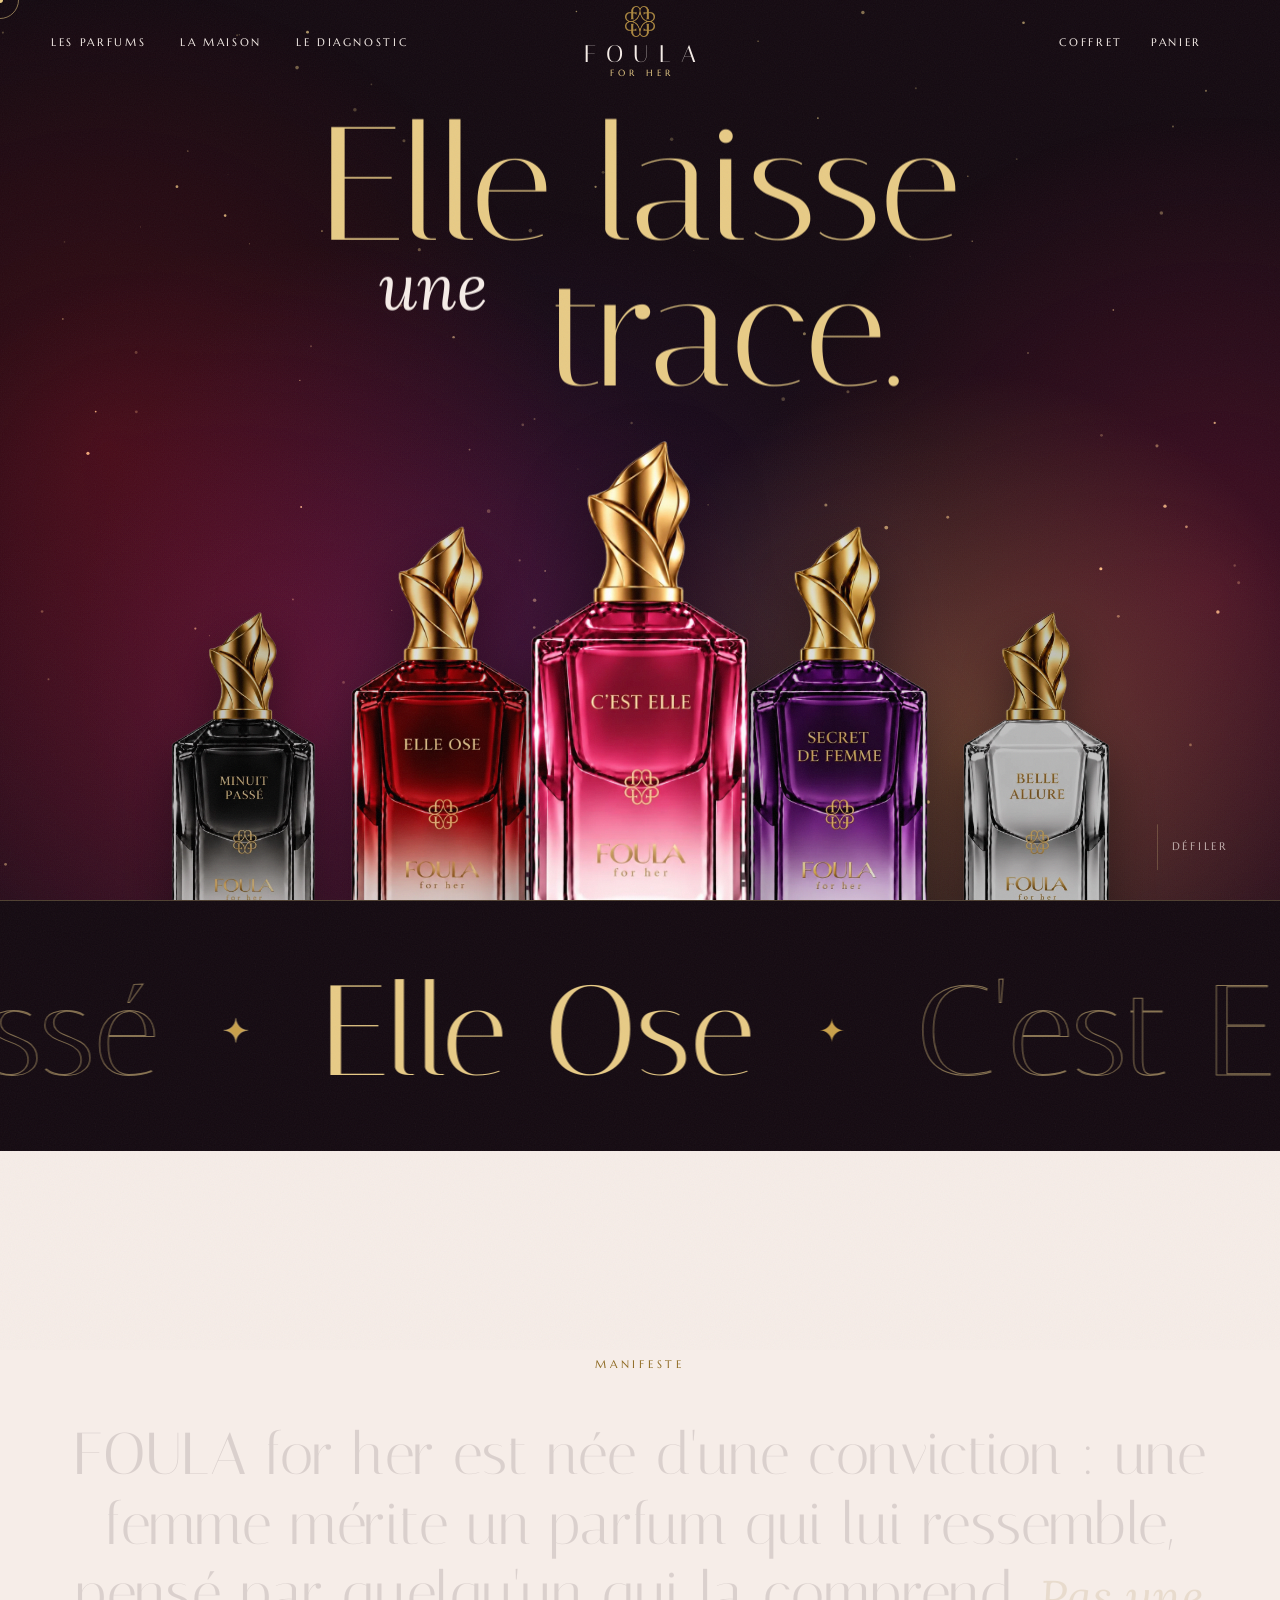
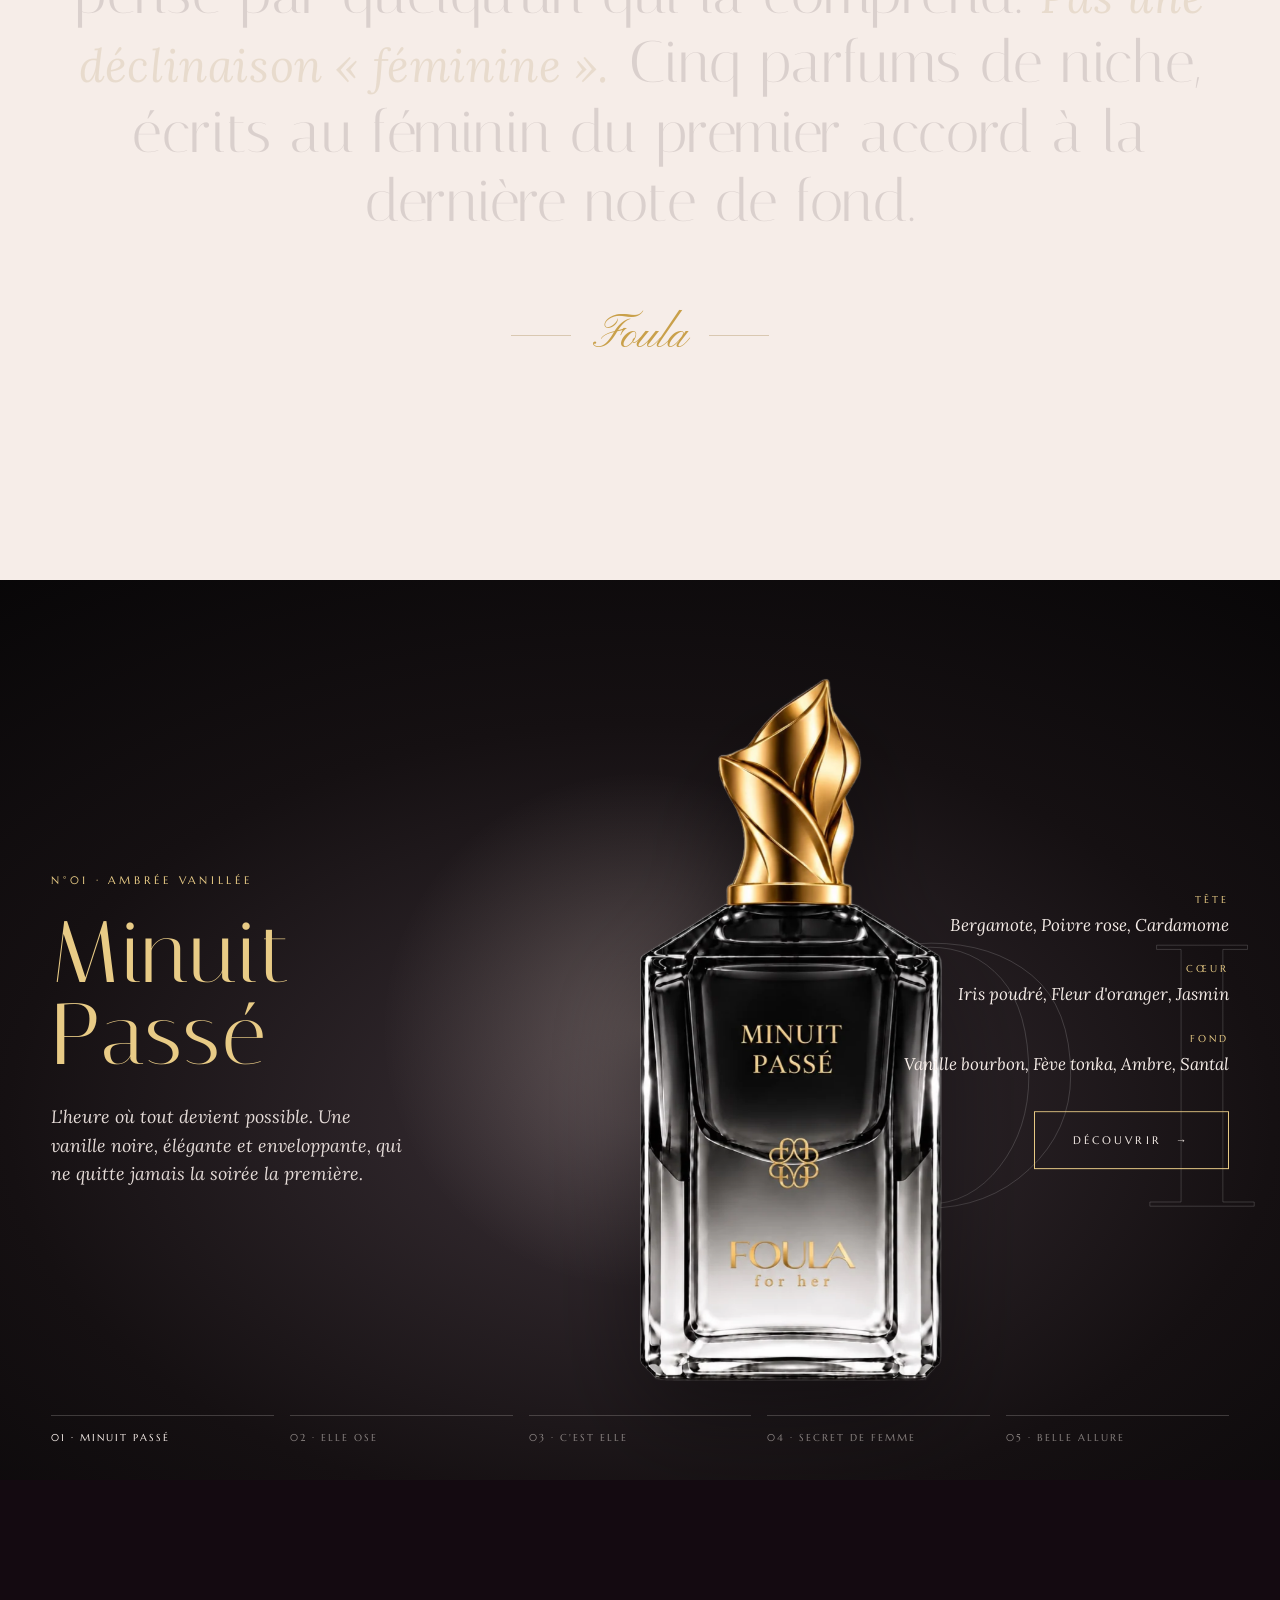
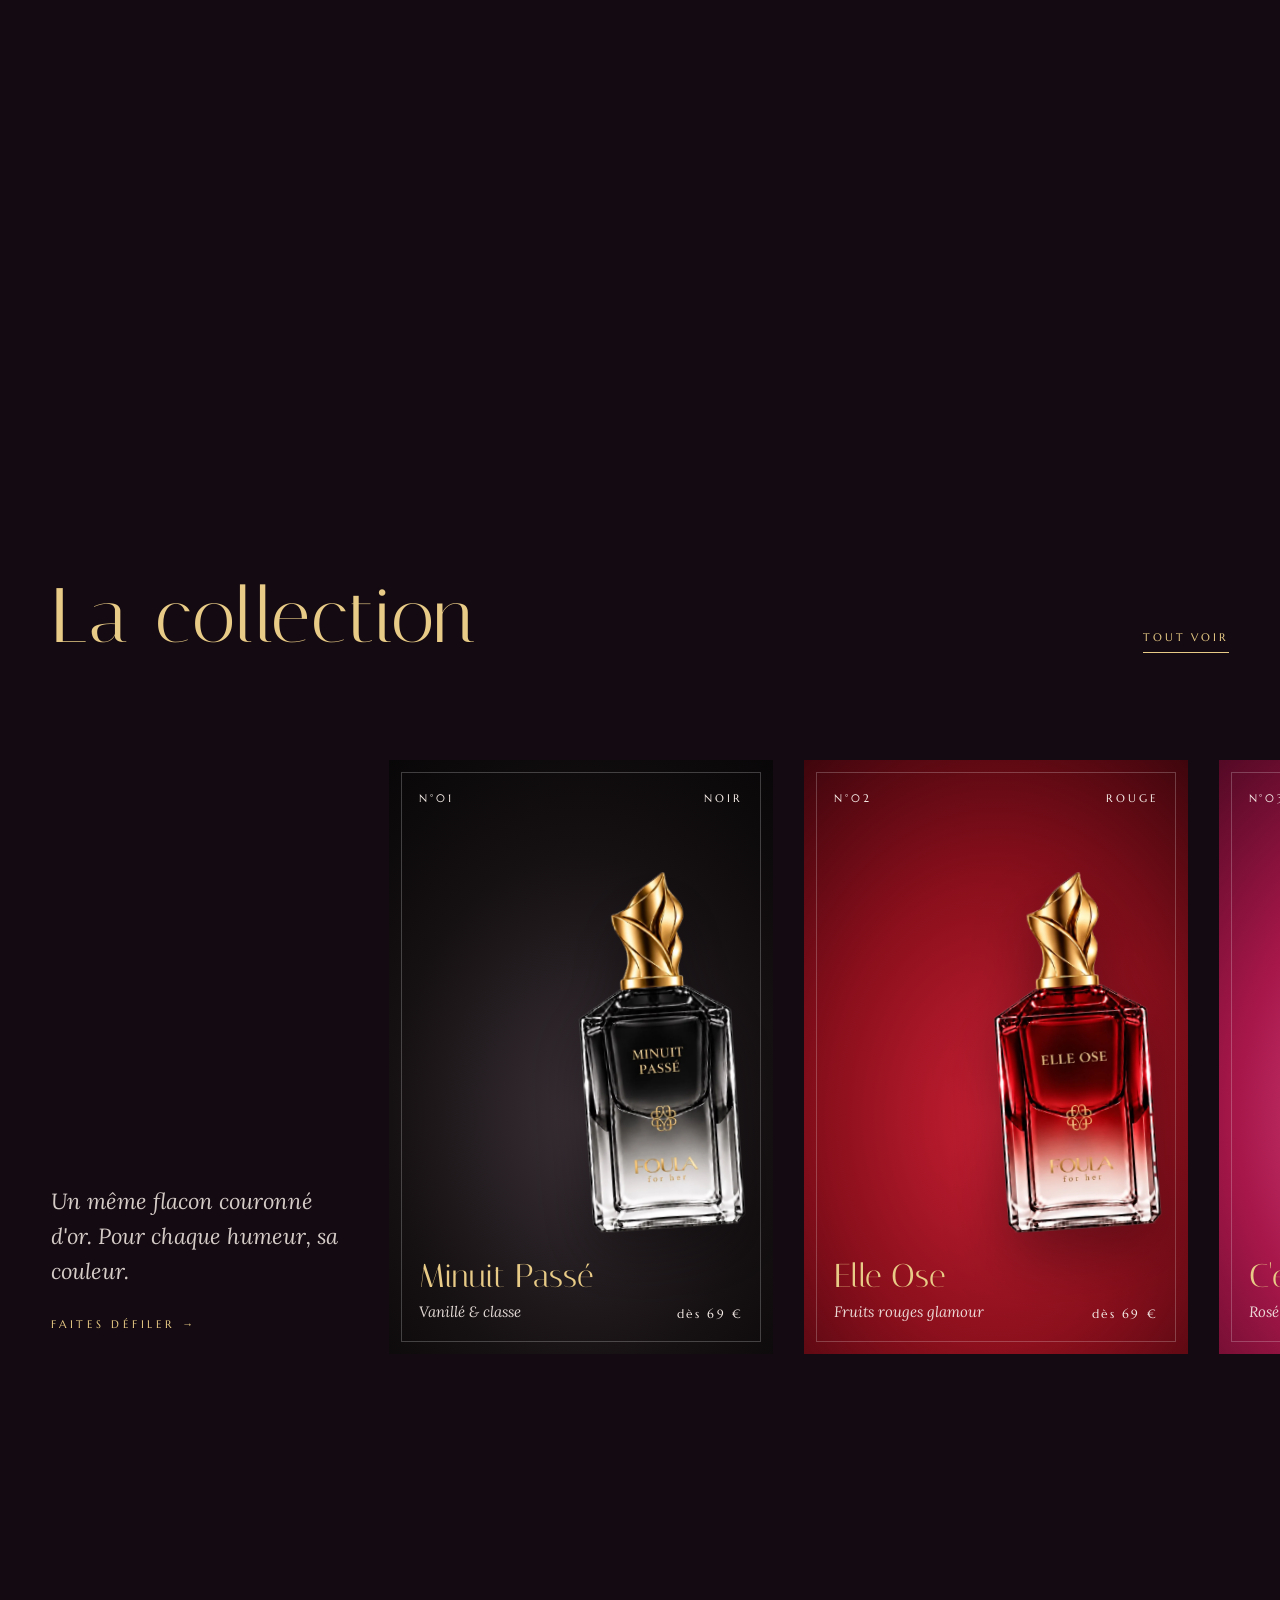
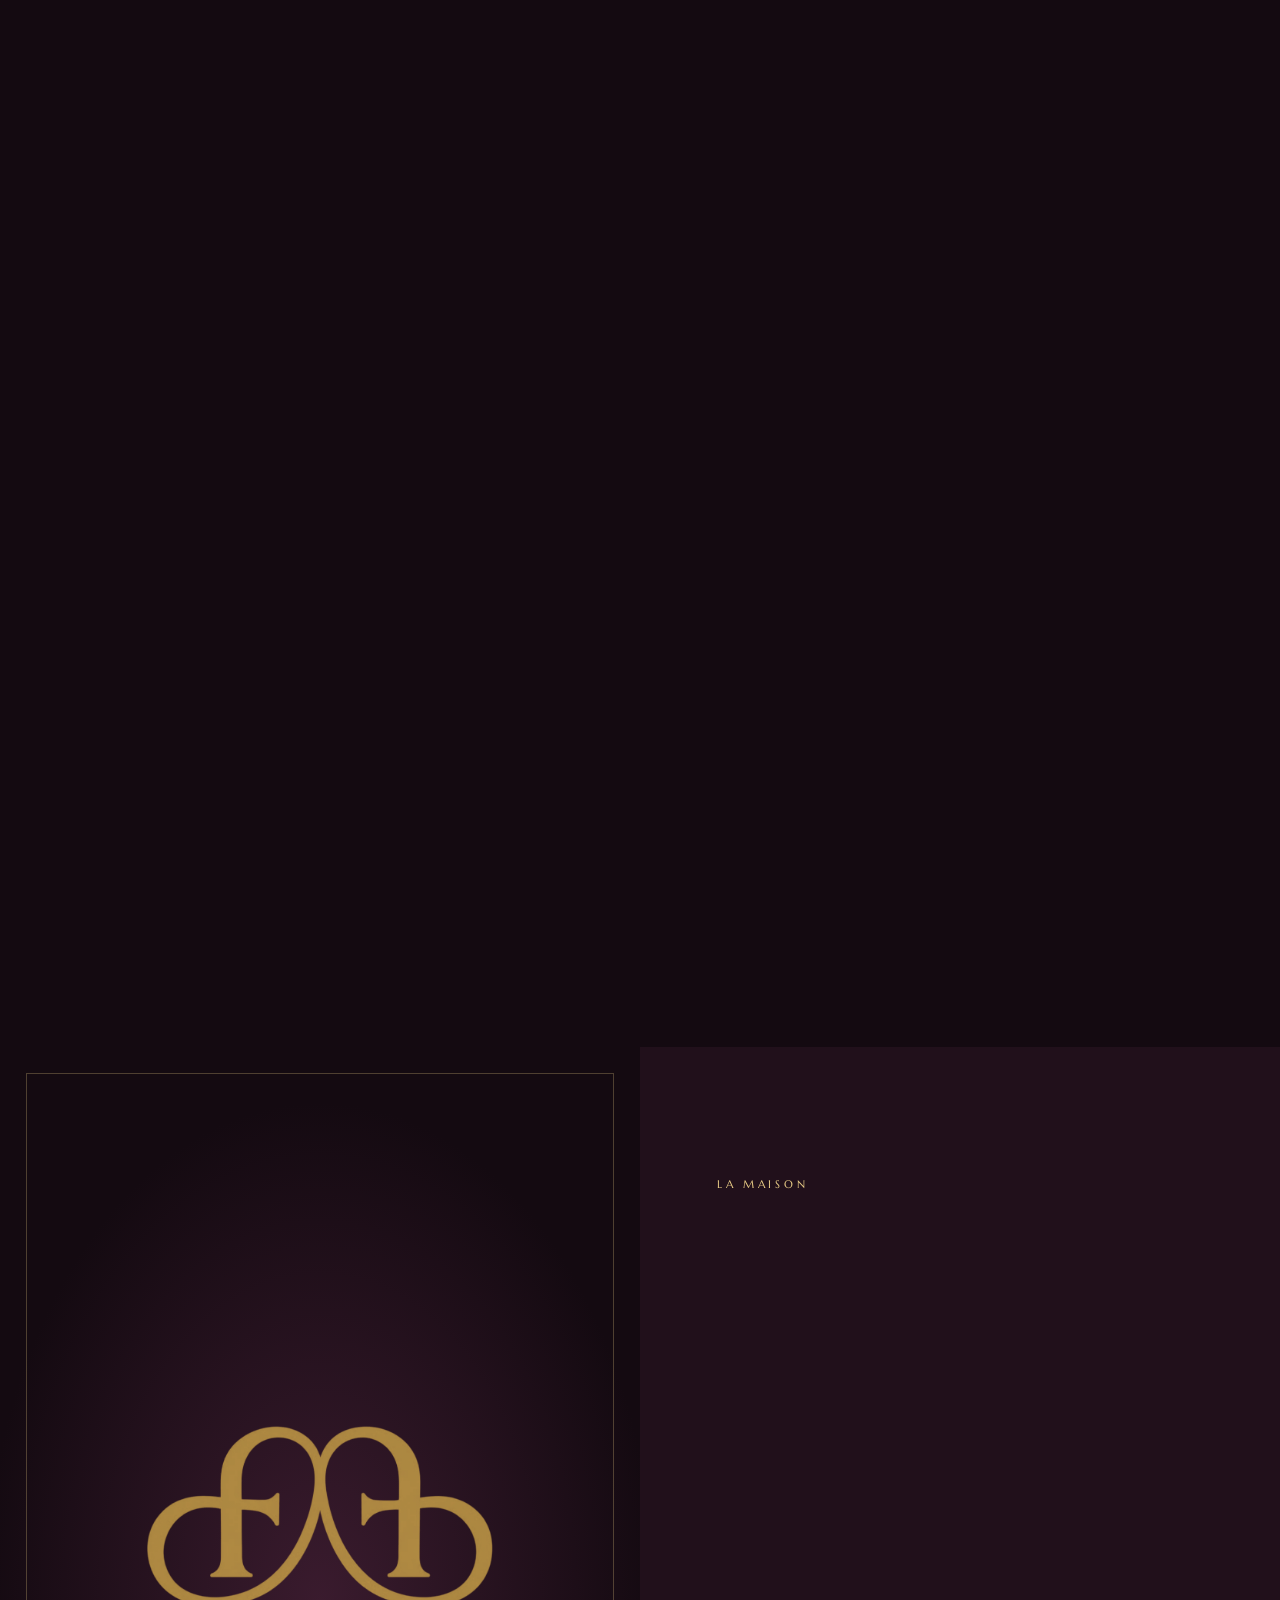
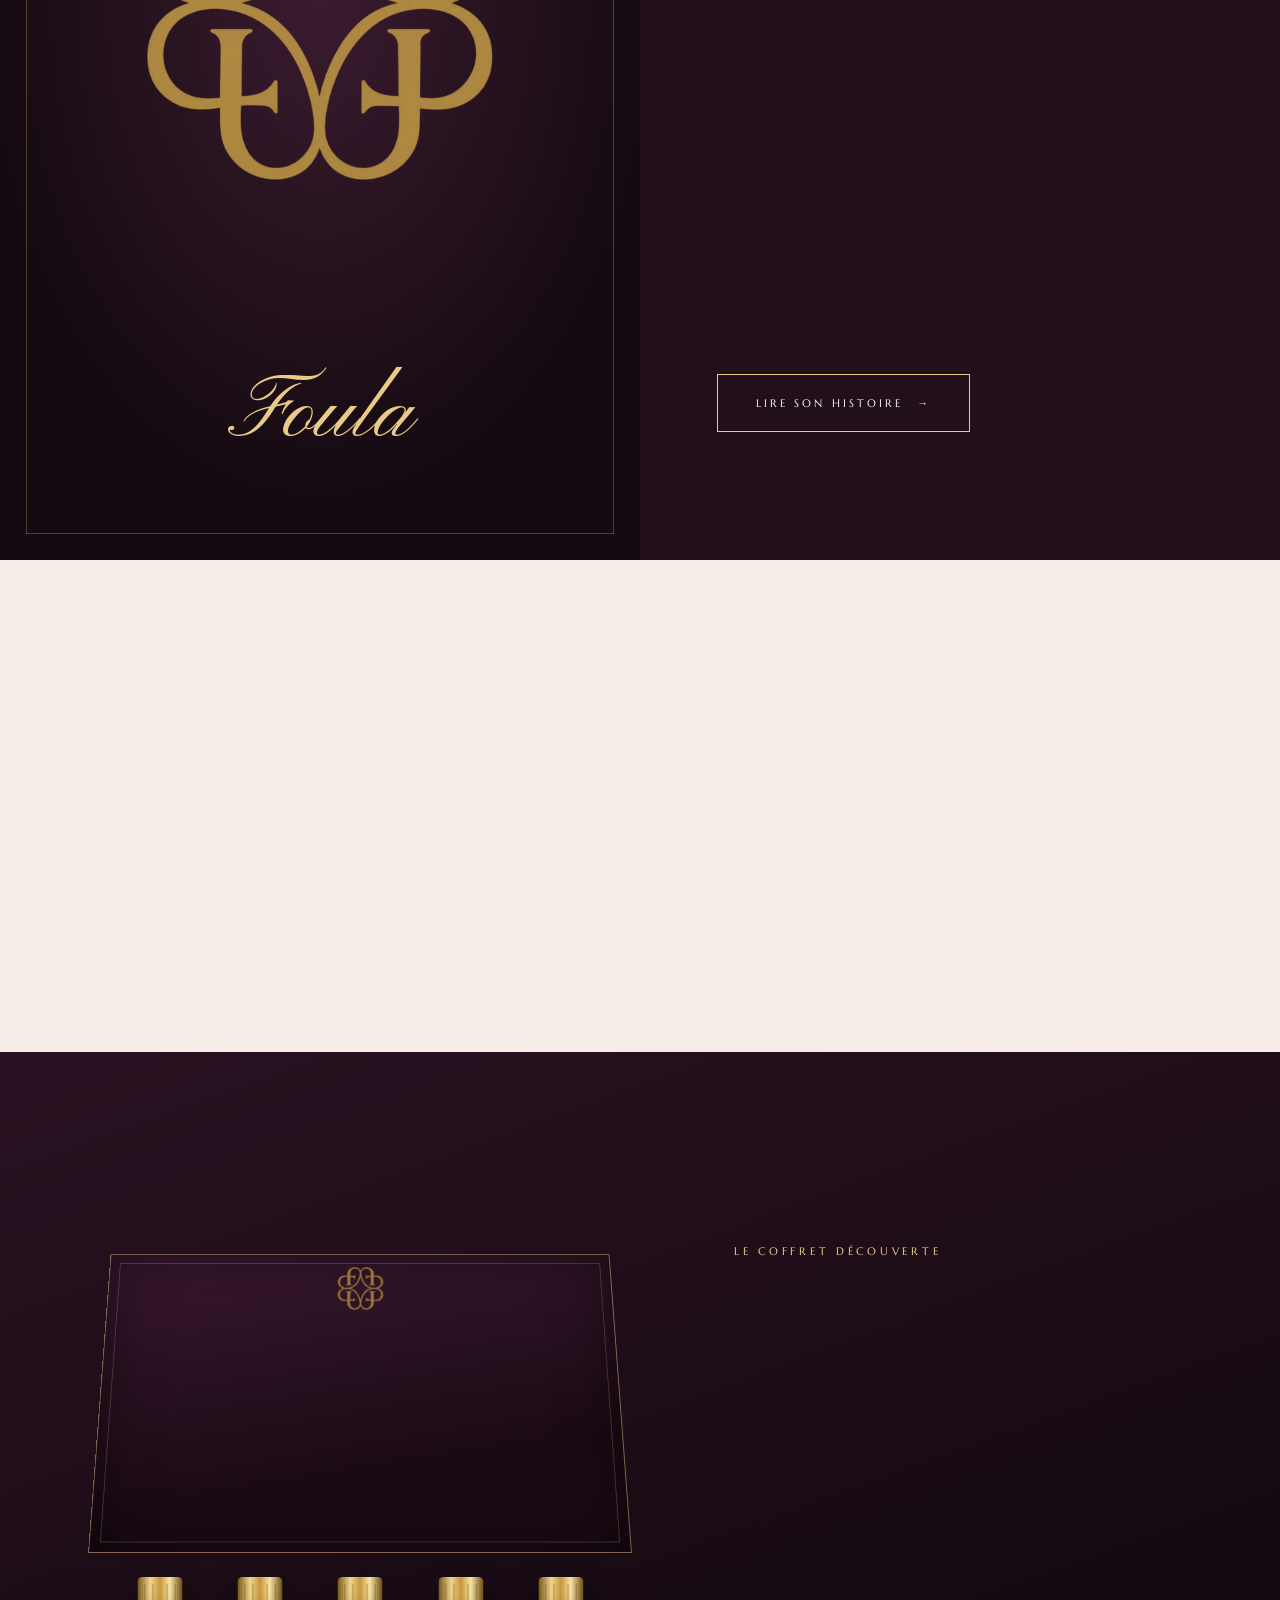
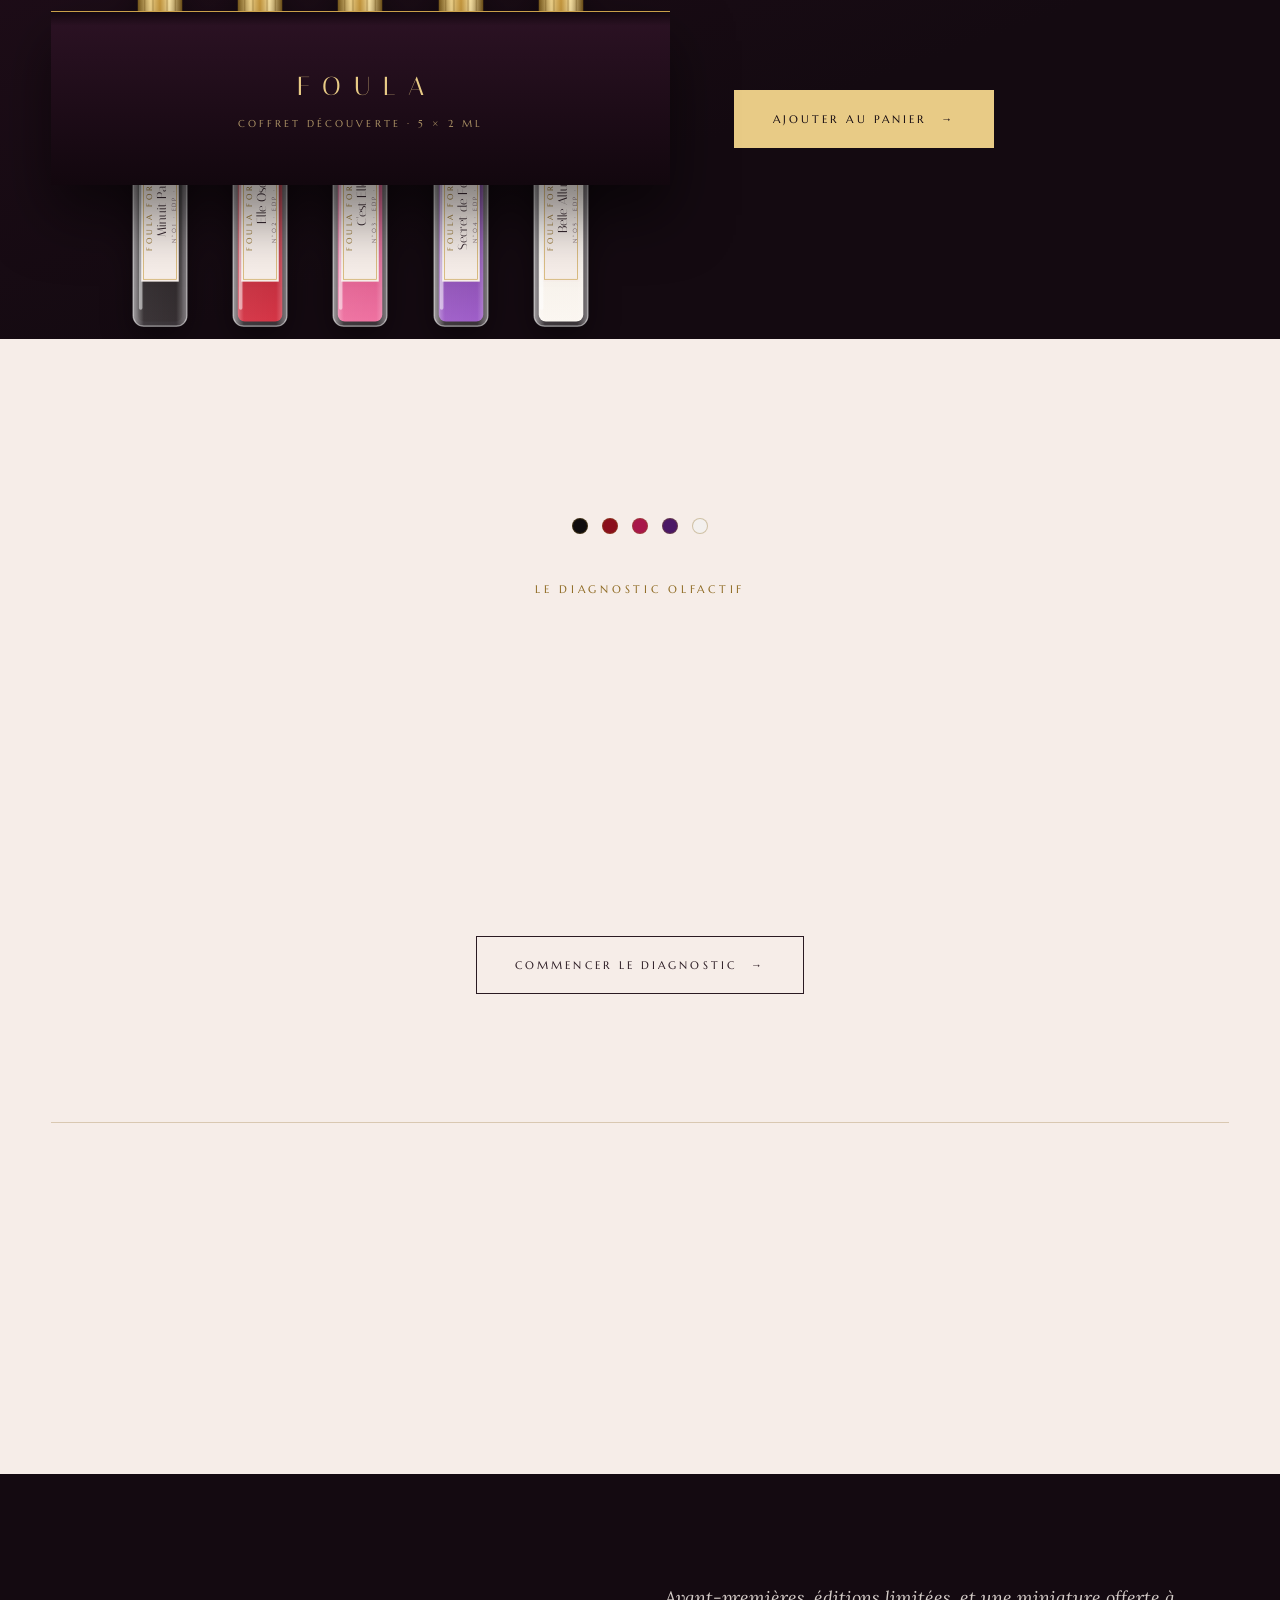
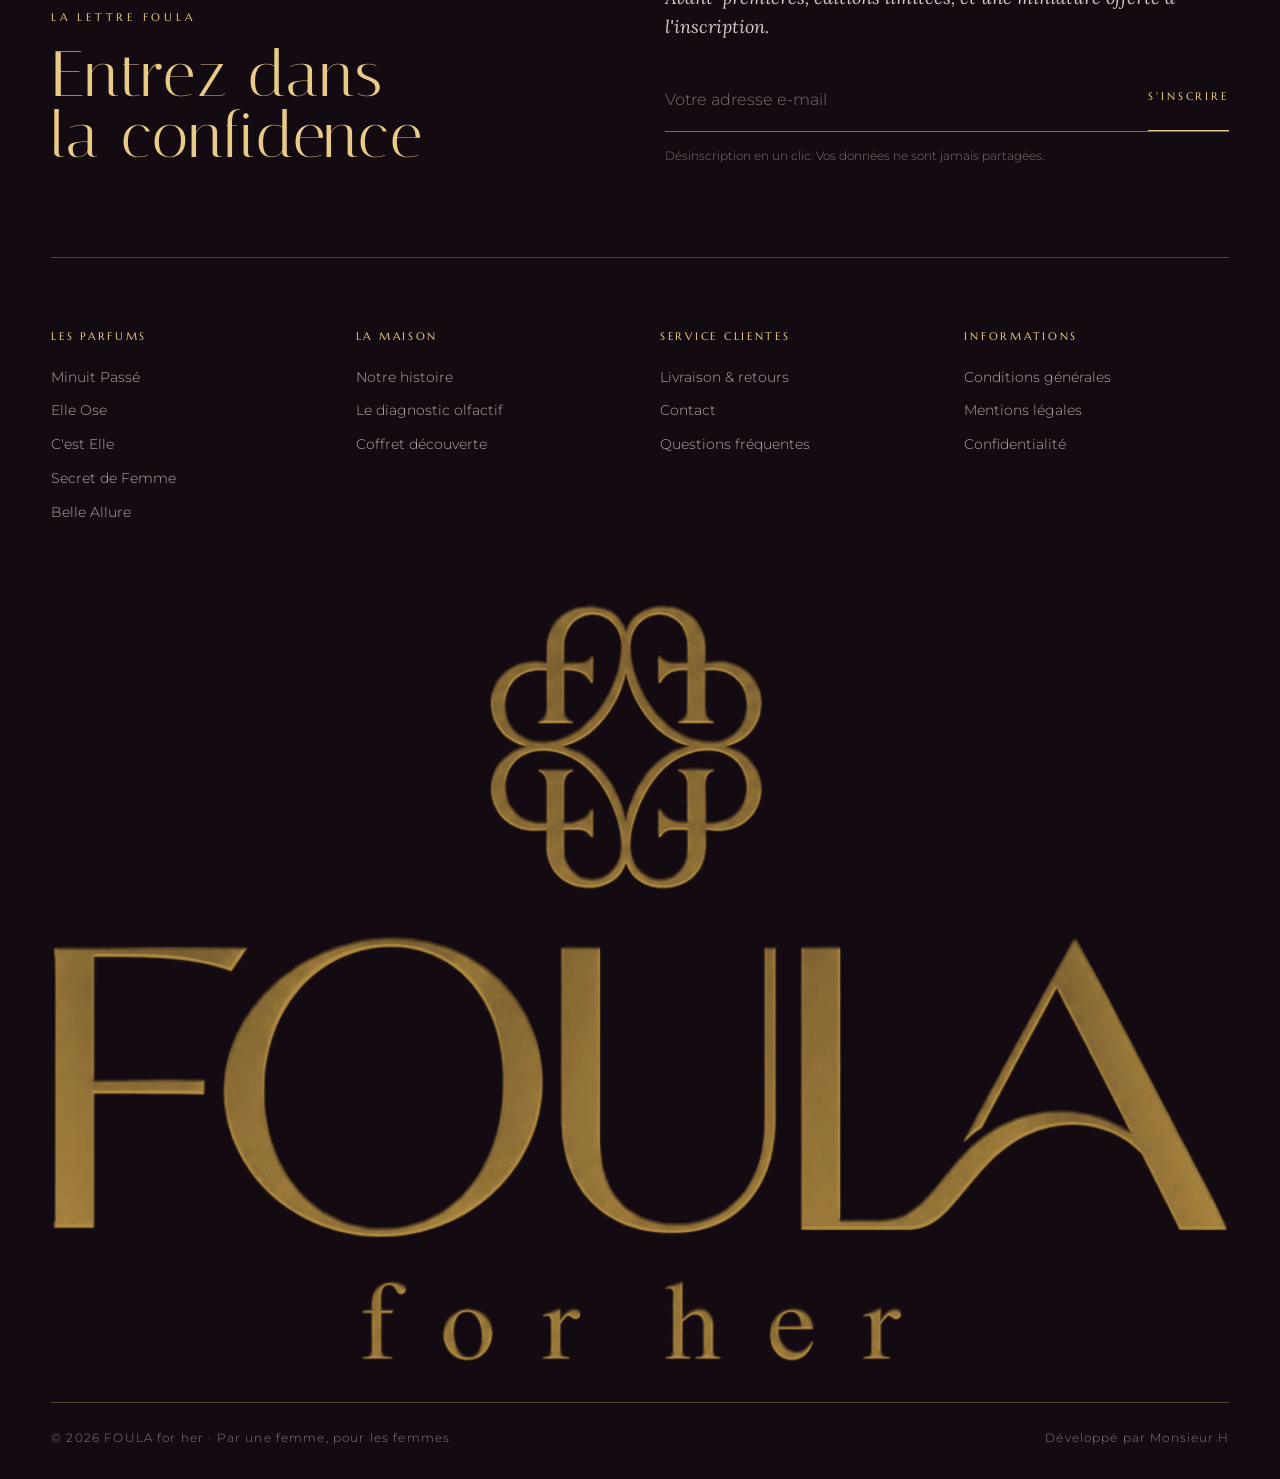
<file: index.html>
<!doctype html>
<html lang="fr">
<head>
<meta charset="utf-8">
<meta name="viewport" content="width=device-width,initial-scale=1,viewport-fit=cover">
<title>FOULA for her — Parfums de niche par une femme, pour les femmes</title>
<meta name="description" content="FOULA for her, maison de parfum de niche féminine. Cinq eaux de parfum créées par une femme, pour les femmes : Minuit Passé, Elle Ose, C'est Elle, Secret de Femme, Belle Allure.">
<meta name="theme-color" content="#140A11">
<script>document.documentElement.classList.add('js')</script>
<meta property="og:type" content="website">
<meta property="og:url" content="https://monsieurh84.github.io/foula-for-her/">
<link rel="canonical" href="https://monsieurh84.github.io/foula-for-her/">
<meta property="og:title" content="FOULA for her — Elle laisse une trace">
<meta property="og:description" content="Cinq parfums de niche, une passion transmise, exclusivement à elle.">
<meta property="og:image" content="https://monsieurh84.github.io/foula-for-her/assets/img/og.jpg">
<meta name="robots" content="noindex, nofollow">
<link rel="preload" href="assets/fonts/italiana-latin-400-normal.woff2" as="font" type="font/woff2" crossorigin>
<link rel="preload" href="assets/fonts/marcellus-latin-400-normal.woff2" as="font" type="font/woff2" crossorigin>
<link rel="apple-touch-icon" href="assets/img/favicon.png">
<meta property="og:image:width" content="1200"><meta property="og:image:height" content="630">
<meta name="twitter:card" content="summary_large_image">
<link rel="icon" type="image/png" href="assets/img/favicon.png">
<script type="application/ld+json">{"@context":"https://schema.org","@type":"Organization","name":"FOULA for her","description":"Maison de parfum de niche féminine"}</script>
<script type="application/ld+json" id="ld-page"></script>
<link rel="stylesheet" href="assets/css/foula.css">
</head>
<body>
<div class="grain" aria-hidden="true"></div>
<div class="cur" aria-hidden="true"></div><div class="cur-r" aria-hidden="true"><span></span></div>

<div id="loader" aria-hidden="true">
  <div class="rideau haut"></div><div class="rideau bas"></div>
  <div class="centre"><img class="mono" src="assets/img/monogramme-or.webp" alt=""><div class="nom">FOULA</div><div class="trait"><i></i></div><div class="compte">000</div></div>
</div>
<div id="voilePage" aria-hidden="true"></div>

<header class="site haut" id="header">
  <div class="barre">
    <nav class="nav" aria-label="Navigation principale">
      <a href="#/collection" data-nav="collection">Les parfums</a>
      <a href="#/histoire" data-nav="histoire">La maison</a>
      <a href="#/trouver" data-nav="trouver">Le diagnostic</a>
    </nav>
    <button class="burger" aria-label="Ouvrir le menu" onclick="menu(true)">Menu</button>
    <a href="#/" class="marque" aria-label="FOULA for her, accueil"><img class="mono" src="assets/img/monogramme-or.webp" alt=""><b>FOULA</b><small>FOR HER</small></a>
    <div class="actions">
      <a href="#/coffret" class="txt-c">Coffret</a>
      <button onclick="tiroir(true)" aria-label="Ouvrir le panier">Panier<span class="compteur" id="compteur">0</span></button>
    </div>
  </div>
</header>

<div class="menu-mob" id="menuMob" aria-hidden="true">
  <button class="fermer" onclick="menu(false)">Fermer</button>
  <a href="#/collection" onclick="menu(false)"><i>01</i>Les parfums</a>
  <a href="#/histoire" onclick="menu(false)"><i>02</i>La maison</a>
  <a href="#/trouver" onclick="menu(false)"><i>03</i>Le diagnostic</a>
  <a href="#/coffret" onclick="menu(false)"><i>04</i>Le coffret</a>
</div>

<main id="app" tabindex="-1"><section class="ed-tete" data-header="sombre"><div class="label">Collection N°1 · Eaux de parfum</div><h1 class="display" data-rev>Les parfums</h1><p class="recit" data-fade>Cinq parfums de niche, cinq caractères. Laquelle êtes-vous aujourd'hui ?</p></section>
 <section class="ed " data-header="clair">
   <div class="img" data-cur="Voir" onclick="location.hash='#/parfum/minuit-passe'"><div class="fd" style="background:radial-gradient(90% 80% at 50% 60%,#3a3036 0%,#151012 55%,#060506 100%)"></div><img src="assets/img/minuit-passe.webp" alt="Flacon Minuit Passé" data-par="-8"></div>
   <div class="txt"><div class="label">N°01 · Ambrée vanillée</div><h2 class="display" data-rev>Minuit Passé</h2><p class="recit" data-fade>L'heure où tout devient possible. Une vanille noire, élégante et enveloppante, qui ne quitte jamais la soirée la première.</p>
   <div class="pyr" data-fade><b>Tête</b>Bergamote, Poivre rose, Cardamome<br><b>Cœur</b>Iris poudré, Fleur d'oranger, Jasmin<br><b>Fond</b>Vanille bourbon, Fève tonka, Ambre, Santal</div>
   <div class="act" data-fade><a class="btn sombre" href="#/parfum/minuit-passe">Découvrir <span class="fl">→</span></a><button class="lien" onclick="ajouter('minuit-passe',50)">Ajouter · 50 ml · 109 €</button></div></div>
 </section><section class="ed inv" data-header="clair">
   <div class="img" data-cur="Voir" onclick="location.hash='#/parfum/elle-ose'"><div class="fd" style="background:radial-gradient(90% 80% at 50% 60%,#c81f33 0%,#8A0F1C 50%,#33040a 100%)"></div><img src="assets/img/elle-ose.webp" alt="Flacon Elle Ose" data-par="-8"></div>
   <div class="txt"><div class="label">N°02 · Chypre fruité</div><h2 class="display" data-rev>Elle Ose</h2><p class="recit" data-fade>Un baiser de fruits rouges sur une peau qui assume tout. Glamour, magnétique, irrésistiblement aphrodisiaque.</p>
   <div class="pyr" data-fade><b>Tête</b>Framboise, Griotte, Cassis<br><b>Cœur</b>Rose de Damas, Jasmin sambac, Poivre rose<br><b>Fond</b>Patchouli, Musc ambré, Vanille</div>
   <div class="act" data-fade><a class="btn sombre" href="#/parfum/elle-ose">Découvrir <span class="fl">→</span></a><button class="lien" onclick="ajouter('elle-ose',50)">Ajouter · 50 ml · 109 €</button></div></div>
 </section><section class="ed " data-header="clair">
   <div class="img" data-cur="Voir" onclick="location.hash='#/parfum/cest-elle'"><div class="fd" style="background:radial-gradient(90% 80% at 50% 60%,#e2508a 0%,#A8174A 50%,#46071f 100%)"></div><img src="assets/img/cest-elle.webp" alt="Flacon C'est Elle" data-par="-8"></div>
   <div class="txt"><div class="label">N°03 · Florale rosée</div><h2 class="display" data-rev>C'est Elle</h2><p class="recit" data-fade>Une rose qui éclot en un instant. Fulgurante, lumineuse : le parfum d'une métamorphose.</p>
   <div class="pyr" data-fade><b>Tête</b>Litchi, Pamplemousse rose, Bergamote<br><b>Cœur</b>Rose de mai, Rose de Damas, Pivoine<br><b>Fond</b>Muscs blancs, Cèdre, Ambroxan</div>
   <div class="act" data-fade><a class="btn sombre" href="#/parfum/cest-elle">Découvrir <span class="fl">→</span></a><button class="lien" onclick="ajouter('cest-elle',50)">Ajouter · 50 ml · 109 €</button></div></div>
 </section><section class="ed inv" data-header="clair">
   <div class="img" data-cur="Voir" onclick="location.hash='#/parfum/secret-de-femme'"><div class="fd" style="background:radial-gradient(90% 80% at 50% 60%,#8c47b8 0%,#4B1866 50%,#16051f 100%)"></div><img src="assets/img/secret-de-femme.webp" alt="Flacon Secret de Femme" data-par="-8"></div>
   <div class="txt"><div class="label">N°04 · Orientale florale</div><h2 class="display" data-rev>Secret de Femme</h2><p class="recit" data-fade>Ce que l'on ne dit qu'à voix basse. Un parfum intime, addictif, qui se découvre de près.</p>
   <div class="pyr" data-fade><b>Tête</b>Prune, Safran, Mandarine<br><b>Cœur</b>Violette, Tubéreuse, Héliotrope<br><b>Fond</b>Ambre, Benjoin, Musc cachemire, Praline</div>
   <div class="act" data-fade><a class="btn sombre" href="#/parfum/secret-de-femme">Découvrir <span class="fl">→</span></a><button class="lien" onclick="ajouter('secret-de-femme',50)">Ajouter · 50 ml · 109 €</button></div></div>
 </section><section class="ed " data-header="clair">
   <div class="img" data-cur="Voir" onclick="location.hash='#/parfum/belle-allure'"><div class="fd" style="background:radial-gradient(90% 80% at 50% 60%,#ffffff 0%,#f1ece9 50%,#d9d0cb 100%)"></div><img src="assets/img/belle-allure.webp" alt="Flacon Belle Allure" data-par="-8"></div>
   <div class="txt"><div class="label">N°05 · Florale blanche</div><h2 class="display" data-rev>Belle Allure</h2><p class="recit" data-fade>Elle entre, et la pièce change. Un floral blanc élégant, solaire et charismatique.</p>
   <div class="pyr" data-fade><b>Tête</b>Néroli, Poire, Bergamote<br><b>Cœur</b>Jasmin, Fleur d'oranger, Magnolia, Iris<br><b>Fond</b>Santal, Muscs blancs, Ambrette</div>
   <div class="act" data-fade><a class="btn sombre" href="#/parfum/belle-allure">Découvrir <span class="fl">→</span></a><button class="lien" onclick="ajouter('belle-allure',50)">Ajouter · 50 ml · 109 €</button></div></div>
 </section>
 <section class="quiz-cta clair-sec" data-header="clair" style="padding-top:110px"><div class="engag">
  <div data-fade><span>I</span><b>Créés par une femme</b><p>Chaque parfum est pensé et signé par Foula.</p></div>
  <div data-fade><span>II</span><b>Échantillons offerts</b><p>Deux découvertes glissées dans chaque commande.</p></div>
  <div data-fade><span>III</span><b>Livraison soignée</b><p>Offerte dès 90 €, expédiée sous 48 h.</p></div>
  <div data-fade><span>IV</span><b>Écrin cadeau</b><p>Emballage et mot manuscrit sur demande.</p></div></div></section><section class="coffret" id="coffret" data-header="sombre">
   <div class="ecrin" id="ecrin"><div class="couv"><img src="assets/img/monogramme-or.webp" alt=""></div>
 <div class="fioles"><div class="fl-w"><svg class="fiole" viewBox="0 0 70 300" role="img" aria-label="Fiole 2 ml Minuit Passé, FOULA for her"><defs>
 <linearGradient id="orf01" x1="0" x2="1"><stop offset="0" stop-color="#7a5a1c"/><stop offset=".28" stop-color="#f3d78f"/><stop offset=".5" stop-color="#c99a3e"/><stop offset=".72" stop-color="#fbe5a6"/><stop offset="1" stop-color="#6e4f16"/></linearGradient>
 <linearGradient id="lqf01" x1="0" y1="0" x2="0" y2="1"><stop offset="0" stop-color="#0b090a"/><stop offset="1" stop-color="#2b2427"/></linearGradient>
 <linearGradient id="vrf01" x1="0" x2="1"><stop offset="0" stop-color="rgba(255,255,255,.55)"/><stop offset=".2" stop-color="rgba(255,255,255,.08)"/><stop offset=".8" stop-color="rgba(255,255,255,.05)"/><stop offset="1" stop-color="rgba(255,255,255,.4)"/></linearGradient></defs>
 <rect x="16" y="0" width="38" height="60" rx="4" fill="url(#orf01)"/>
 <g stroke="rgba(110,79,22,.45)" stroke-width=".8"><line x1="22" y1="6" x2="22" y2="54"/><line x1="29" y1="6" x2="29" y2="54"/><line x1="41" y1="6" x2="41" y2="54"/><line x1="48" y1="6" x2="48" y2="54"/></g>
 <rect x="13" y="58" width="44" height="10" rx="2" fill="url(#orf01)"/>
 <rect x="22" y="68" width="26" height="10" fill="rgba(255,255,255,.25)"/>
 <rect x="12" y="76" width="46" height="222" rx="9" fill="rgba(255,255,255,.14)" stroke="rgba(255,255,255,.55)" stroke-width="1"/>
 <rect x="16" y="92" width="38" height="202" rx="6" fill="url(#lqf01)"/>
 <rect x="19" y="126" width="32" height="134" fill="#F6EDE8"/>
 <rect x="21" y="128" width="28" height="130" fill="none" stroke="#C9A04A" stroke-width=".6"/>
 <g transform="translate(35 193) rotate(-90)" text-anchor="middle">
  <text y="-6.5" font-family="Marcellus,serif" font-size="6.4" letter-spacing="2.4" fill="#8E6A22">FOULA FOR HER</text>
  <text y="5" font-family="Italiana,serif" font-size="11.5" fill="#2A1A22">Minuit Passé</text>
  <text y="13.5" font-family="Marcellus,serif" font-size="5.2" letter-spacing="1.6" fill="#7A6870">N°01 · EDP · 2 ML</text></g>
 <rect x="12" y="76" width="46" height="222" rx="9" fill="url(#vrf01)"/>
 <rect x="17" y="84" width="3" height="200" rx="1.5" fill="rgba(255,255,255,.5)"/></svg></div><div class="fl-w"><svg class="fiole" viewBox="0 0 70 300" role="img" aria-label="Fiole 2 ml Elle Ose, FOULA for her"><defs>
 <linearGradient id="orf02" x1="0" x2="1"><stop offset="0" stop-color="#7a5a1c"/><stop offset=".28" stop-color="#f3d78f"/><stop offset=".5" stop-color="#c99a3e"/><stop offset=".72" stop-color="#fbe5a6"/><stop offset="1" stop-color="#6e4f16"/></linearGradient>
 <linearGradient id="lqf02" x1="0" y1="0" x2="0" y2="1"><stop offset="0" stop-color="#6d0a15"/><stop offset="1" stop-color="#d22a3c"/></linearGradient>
 <linearGradient id="vrf02" x1="0" x2="1"><stop offset="0" stop-color="rgba(255,255,255,.55)"/><stop offset=".2" stop-color="rgba(255,255,255,.08)"/><stop offset=".8" stop-color="rgba(255,255,255,.05)"/><stop offset="1" stop-color="rgba(255,255,255,.4)"/></linearGradient></defs>
 <rect x="16" y="0" width="38" height="60" rx="4" fill="url(#orf02)"/>
 <g stroke="rgba(110,79,22,.45)" stroke-width=".8"><line x1="22" y1="6" x2="22" y2="54"/><line x1="29" y1="6" x2="29" y2="54"/><line x1="41" y1="6" x2="41" y2="54"/><line x1="48" y1="6" x2="48" y2="54"/></g>
 <rect x="13" y="58" width="44" height="10" rx="2" fill="url(#orf02)"/>
 <rect x="22" y="68" width="26" height="10" fill="rgba(255,255,255,.25)"/>
 <rect x="12" y="76" width="46" height="222" rx="9" fill="rgba(255,255,255,.14)" stroke="rgba(255,255,255,.55)" stroke-width="1"/>
 <rect x="16" y="92" width="38" height="202" rx="6" fill="url(#lqf02)"/>
 <rect x="19" y="126" width="32" height="134" fill="#F6EDE8"/>
 <rect x="21" y="128" width="28" height="130" fill="none" stroke="#C9A04A" stroke-width=".6"/>
 <g transform="translate(35 193) rotate(-90)" text-anchor="middle">
  <text y="-6.5" font-family="Marcellus,serif" font-size="6.4" letter-spacing="2.4" fill="#8E6A22">FOULA FOR HER</text>
  <text y="5" font-family="Italiana,serif" font-size="11.5" fill="#2A1A22">Elle Ose</text>
  <text y="13.5" font-family="Marcellus,serif" font-size="5.2" letter-spacing="1.6" fill="#7A6870">N°02 · EDP · 2 ML</text></g>
 <rect x="12" y="76" width="46" height="222" rx="9" fill="url(#vrf02)"/>
 <rect x="17" y="84" width="3" height="200" rx="1.5" fill="rgba(255,255,255,.5)"/></svg></div><div class="fl-w"><svg class="fiole" viewBox="0 0 70 300" role="img" aria-label="Fiole 2 ml C'est Elle, FOULA for her"><defs>
 <linearGradient id="orf03" x1="0" x2="1"><stop offset="0" stop-color="#7a5a1c"/><stop offset=".28" stop-color="#f3d78f"/><stop offset=".5" stop-color="#c99a3e"/><stop offset=".72" stop-color="#fbe5a6"/><stop offset="1" stop-color="#6e4f16"/></linearGradient>
 <linearGradient id="lqf03" x1="0" y1="0" x2="0" y2="1"><stop offset="0" stop-color="#9c1444"/><stop offset="1" stop-color="#ee6a9c"/></linearGradient>
 <linearGradient id="vrf03" x1="0" x2="1"><stop offset="0" stop-color="rgba(255,255,255,.55)"/><stop offset=".2" stop-color="rgba(255,255,255,.08)"/><stop offset=".8" stop-color="rgba(255,255,255,.05)"/><stop offset="1" stop-color="rgba(255,255,255,.4)"/></linearGradient></defs>
 <rect x="16" y="0" width="38" height="60" rx="4" fill="url(#orf03)"/>
 <g stroke="rgba(110,79,22,.45)" stroke-width=".8"><line x1="22" y1="6" x2="22" y2="54"/><line x1="29" y1="6" x2="29" y2="54"/><line x1="41" y1="6" x2="41" y2="54"/><line x1="48" y1="6" x2="48" y2="54"/></g>
 <rect x="13" y="58" width="44" height="10" rx="2" fill="url(#orf03)"/>
 <rect x="22" y="68" width="26" height="10" fill="rgba(255,255,255,.25)"/>
 <rect x="12" y="76" width="46" height="222" rx="9" fill="rgba(255,255,255,.14)" stroke="rgba(255,255,255,.55)" stroke-width="1"/>
 <rect x="16" y="92" width="38" height="202" rx="6" fill="url(#lqf03)"/>
 <rect x="19" y="126" width="32" height="134" fill="#F6EDE8"/>
 <rect x="21" y="128" width="28" height="130" fill="none" stroke="#C9A04A" stroke-width=".6"/>
 <g transform="translate(35 193) rotate(-90)" text-anchor="middle">
  <text y="-6.5" font-family="Marcellus,serif" font-size="6.4" letter-spacing="2.4" fill="#8E6A22">FOULA FOR HER</text>
  <text y="5" font-family="Italiana,serif" font-size="11.5" fill="#2A1A22">C'est Elle</text>
  <text y="13.5" font-family="Marcellus,serif" font-size="5.2" letter-spacing="1.6" fill="#7A6870">N°03 · EDP · 2 ML</text></g>
 <rect x="12" y="76" width="46" height="222" rx="9" fill="url(#vrf03)"/>
 <rect x="17" y="84" width="3" height="200" rx="1.5" fill="rgba(255,255,255,.5)"/></svg></div><div class="fl-w"><svg class="fiole" viewBox="0 0 70 300" role="img" aria-label="Fiole 2 ml Secret de Femme, FOULA for her"><defs>
 <linearGradient id="orf04" x1="0" x2="1"><stop offset="0" stop-color="#7a5a1c"/><stop offset=".28" stop-color="#f3d78f"/><stop offset=".5" stop-color="#c99a3e"/><stop offset=".72" stop-color="#fbe5a6"/><stop offset="1" stop-color="#6e4f16"/></linearGradient>
 <linearGradient id="lqf04" x1="0" y1="0" x2="0" y2="1"><stop offset="0" stop-color="#3d1056"/><stop offset="1" stop-color="#9a56c6"/></linearGradient>
 <linearGradient id="vrf04" x1="0" x2="1"><stop offset="0" stop-color="rgba(255,255,255,.55)"/><stop offset=".2" stop-color="rgba(255,255,255,.08)"/><stop offset=".8" stop-color="rgba(255,255,255,.05)"/><stop offset="1" stop-color="rgba(255,255,255,.4)"/></linearGradient></defs>
 <rect x="16" y="0" width="38" height="60" rx="4" fill="url(#orf04)"/>
 <g stroke="rgba(110,79,22,.45)" stroke-width=".8"><line x1="22" y1="6" x2="22" y2="54"/><line x1="29" y1="6" x2="29" y2="54"/><line x1="41" y1="6" x2="41" y2="54"/><line x1="48" y1="6" x2="48" y2="54"/></g>
 <rect x="13" y="58" width="44" height="10" rx="2" fill="url(#orf04)"/>
 <rect x="22" y="68" width="26" height="10" fill="rgba(255,255,255,.25)"/>
 <rect x="12" y="76" width="46" height="222" rx="9" fill="rgba(255,255,255,.14)" stroke="rgba(255,255,255,.55)" stroke-width="1"/>
 <rect x="16" y="92" width="38" height="202" rx="6" fill="url(#lqf04)"/>
 <rect x="19" y="126" width="32" height="134" fill="#F6EDE8"/>
 <rect x="21" y="128" width="28" height="130" fill="none" stroke="#C9A04A" stroke-width=".6"/>
 <g transform="translate(35 193) rotate(-90)" text-anchor="middle">
  <text y="-6.5" font-family="Marcellus,serif" font-size="6.4" letter-spacing="2.4" fill="#8E6A22">FOULA FOR HER</text>
  <text y="5" font-family="Italiana,serif" font-size="11.5" fill="#2A1A22">Secret de Femme</text>
  <text y="13.5" font-family="Marcellus,serif" font-size="5.2" letter-spacing="1.6" fill="#7A6870">N°04 · EDP · 2 ML</text></g>
 <rect x="12" y="76" width="46" height="222" rx="9" fill="url(#vrf04)"/>
 <rect x="17" y="84" width="3" height="200" rx="1.5" fill="rgba(255,255,255,.5)"/></svg></div><div class="fl-w"><svg class="fiole" viewBox="0 0 70 300" role="img" aria-label="Fiole 2 ml Belle Allure, FOULA for her"><defs>
 <linearGradient id="orf05" x1="0" x2="1"><stop offset="0" stop-color="#7a5a1c"/><stop offset=".28" stop-color="#f3d78f"/><stop offset=".5" stop-color="#c99a3e"/><stop offset=".72" stop-color="#fbe5a6"/><stop offset="1" stop-color="#6e4f16"/></linearGradient>
 <linearGradient id="lqf05" x1="0" y1="0" x2="0" y2="1"><stop offset="0" stop-color="#e6dcd3"/><stop offset="1" stop-color="#fbf6f0"/></linearGradient>
 <linearGradient id="vrf05" x1="0" x2="1"><stop offset="0" stop-color="rgba(255,255,255,.55)"/><stop offset=".2" stop-color="rgba(255,255,255,.08)"/><stop offset=".8" stop-color="rgba(255,255,255,.05)"/><stop offset="1" stop-color="rgba(255,255,255,.4)"/></linearGradient></defs>
 <rect x="16" y="0" width="38" height="60" rx="4" fill="url(#orf05)"/>
 <g stroke="rgba(110,79,22,.45)" stroke-width=".8"><line x1="22" y1="6" x2="22" y2="54"/><line x1="29" y1="6" x2="29" y2="54"/><line x1="41" y1="6" x2="41" y2="54"/><line x1="48" y1="6" x2="48" y2="54"/></g>
 <rect x="13" y="58" width="44" height="10" rx="2" fill="url(#orf05)"/>
 <rect x="22" y="68" width="26" height="10" fill="rgba(255,255,255,.25)"/>
 <rect x="12" y="76" width="46" height="222" rx="9" fill="rgba(255,255,255,.14)" stroke="rgba(255,255,255,.55)" stroke-width="1"/>
 <rect x="16" y="92" width="38" height="202" rx="6" fill="url(#lqf05)"/>
 <rect x="19" y="126" width="32" height="134" fill="#F6EDE8"/>
 <rect x="21" y="128" width="28" height="130" fill="none" stroke="#C9A04A" stroke-width=".6"/>
 <g transform="translate(35 193) rotate(-90)" text-anchor="middle">
  <text y="-6.5" font-family="Marcellus,serif" font-size="6.4" letter-spacing="2.4" fill="#8E6A22">FOULA FOR HER</text>
  <text y="5" font-family="Italiana,serif" font-size="11.5" fill="#2A1A22">Belle Allure</text>
  <text y="13.5" font-family="Marcellus,serif" font-size="5.2" letter-spacing="1.6" fill="#7A6870">N°05 · EDP · 2 ML</text></g>
 <rect x="12" y="76" width="46" height="222" rx="9" fill="url(#vrf05)"/>
 <rect x="17" y="84" width="3" height="200" rx="1.5" fill="rgba(255,255,255,.5)"/></svg></div></div>
 <div class="avant"><b>FOULA</b><small>Coffret découverte · 5 × 2 ml</small></div></div>
   <div>
     <div class="label">Le coffret découverte</div>
     <h2 class="display" data-rev>Les cinq, avant de choisir</h2>
     <p data-fade>Cinq fioles de 2 ml, une pour chaque parfum, signées FOULA et marquées de leur nom et de leur numéro. De quoi vivre chaque parfum sur votre peau plusieurs jours avant d'adopter le vôtre. Son montant est déduit de votre premier flacon.</p>
     <div class="prix" data-fade>29 € <small>5 × 2 ml</small></div>
     <button class="btn or" onclick="ajouter('coffret',0)">Ajouter au panier <span class="fl">→</span></button>
   </div>
 </section></main>

<footer>
  <div class="lettre">
    <div><div class="label">La lettre FOULA</div><h2 class="display" style="margin-top:18px">Entrez dans<br>la confidence</h2></div>
    <div>
      <p class="recit" style="font-size:18px;margin-bottom:26px;color:rgba(246,237,232,.85)">Avant-premières, éditions limitées, et une miniature offerte à l'inscription.</p>
      <form onsubmit="event.preventDefault();toast('Bienvenue dans la confidence');this.reset()">
        <label for="email" class="sr">Votre adresse e-mail</label>
        <input id="email" type="email" required placeholder="Votre adresse e-mail" autocomplete="email">
        <button class="lien" type="submit" style="color:var(--or-clair)">S'inscrire</button>
      </form>
      <p class="note">Désinscription en un clic. Vos données ne sont jamais partagées.</p>
    </div>
  </div>
  <div class="f-cols">
    <div><h4>Les parfums</h4><ul id="footP"></ul></div>
    <div><h4>La maison</h4><ul><li><a href="#/histoire">Notre histoire</a></li><li><a href="#/trouver">Le diagnostic olfactif</a></li><li><a href="#/coffret">Coffret découverte</a></li></ul></div>
    <div><h4>Service clientes</h4><ul><li><a href="#/infos/livraison">Livraison &amp; retours</a></li><li><a href="#/infos/contact">Contact</a></li><li><a href="#/infos/faq">Questions fréquentes</a></li></ul></div>
    <div><h4>Informations</h4><ul><li><a href="#/infos/cgv">Conditions générales</a></li><li><a href="#/infos/mentions">Mentions légales</a></li><li><a href="#/infos/confidentialite">Confidentialité</a></li></ul></div>
  </div>
  <img class="geant" src="assets/img/logo-or.webp" alt="FOULA for her" loading="lazy">
  <div class="f-bas"><span>© 2026 FOULA for her · Par une femme, pour les femmes</span><span>Développé par Monsieur.H</span></div>
</footer>

<div class="barre-achat" id="barreAchat"></div>
<div class="voile" id="voile" onclick="tiroir(false)"></div>
<aside class="tiroir" id="tiroir" aria-label="Panier" aria-hidden="true">
  <div class="h"><h2>Votre panier</h2><button onclick="tiroir(false)">Fermer</button></div>
  <div class="livr" id="livr"></div>
  <div class="lignes" id="lignes"></div>
  <div class="p" id="pied"></div>
</aside>
<div class="toast" id="toast" role="status" aria-live="polite"></div>

<script src="assets/js/vendor/gsap.min.js"></script>
<script src="assets/js/vendor/ScrollTrigger.min.js"></script>
<script src="assets/js/vendor/lenis.min.js"></script>
<script src="assets/js/foula.js"></script>
</body>
</html>
</file>
<file: assets/css/foula.css>
@font-face{font-family:Italiana;src:url(../fonts/italiana-latin-400-normal.woff2) format('woff2');font-display:swap}
@font-face{font-family:Marcellus;src:url(../fonts/marcellus-latin-400-normal.woff2) format('woff2');font-display:swap}
@font-face{font-family:Pinyon;src:url(../fonts/pinyon-script-latin-400-normal.woff2) format('woff2');font-display:swap}
@font-face{font-family:Lora;font-style:normal;font-weight:400 700;src:url(../fonts/Lora-Variable.woff2) format('woff2');font-display:swap}
@font-face{font-family:Lora;font-style:italic;font-weight:400 700;src:url(../fonts/Lora-Italic-Variable.woff2) format('woff2');font-display:swap}
@font-face{font-family:Mont;font-weight:300;src:url(../fonts/montserrat-latin-300-normal.woff2) format('woff2');font-display:swap}
@font-face{font-family:Mont;font-weight:400;src:url(../fonts/montserrat-latin-400-normal.woff2) format('woff2');font-display:swap}
@font-face{font-family:Mont;font-weight:500;src:url(../fonts/montserrat-latin-500-normal.woff2) format('woff2');font-display:swap}

:root{
  --velours:#140A11;--velours2:#21101b;--poudre:#F6EDE8;--nacre:#FBF7F4;--rosee:#EED9D2;
  --or:#C9A04A;--or-clair:#E8CB86;--or-fonce:#8E6A22;--encre:#2A1A22;--gris:#7A6870;
  --ligne-o:rgba(232,203,134,.28);--ligne:rgba(142,106,34,.28);
  --ease:cubic-bezier(.22,.61,.36,1);--gut:clamp(18px,4vw,64px);
}
*{box-sizing:border-box;margin:0;padding:0}
html{-webkit-text-size-adjust:100%;overflow-x:hidden}
@supports (overflow:clip){html{overflow-x:clip}}
html.lenis,html.lenis body{height:auto}
.lenis.lenis-smooth{scroll-behavior:auto!important}
body{background:var(--velours);color:var(--poudre);font-family:Mont,system-ui,sans-serif;font-weight:300;font-size:15px;line-height:1.7;position:relative}
@supports (overflow:clip){body{overflow-x:clip}}
body.charge{overflow:hidden}
img{max-width:100%;display:block;user-select:none;-webkit-user-drag:none}
a{color:inherit;text-decoration:none}
button{font:inherit;color:inherit;background:none;border:0;cursor:pointer}
:focus-visible{outline:1px solid var(--or-clair);outline-offset:4px}
::selection{background:var(--or);color:var(--velours)}
.display{font-family:Italiana,serif;font-weight:400;letter-spacing:.02em;line-height:.95}
.label{font-family:Marcellus,serif;text-transform:uppercase;letter-spacing:.34em;font-size:11px;color:var(--or-clair)}
.recit{font-family:Lora,Georgia,serif;font-style:italic;line-height:1.6}
.sr{position:absolute;width:1px;height:1px;overflow:hidden;clip:rect(0 0 0 0)}
.w{display:inline-block;overflow:hidden;vertical-align:top;padding-bottom:.08em;margin-bottom:-.08em}
.w>span{display:inline-block;will-change:transform}
.clair-sec{background:var(--poudre);color:var(--encre)}
.clair-sec .label{color:var(--or-fonce)}
.grain{position:fixed;inset:-50%;pointer-events:none;z-index:200;opacity:.05;background-image:url("data:image/svg+xml;utf8,<svg xmlns='http://www.w3.org/2000/svg' width='160' height='160'><filter id='n'><feTurbulence type='fractalNoise' baseFrequency='.85' numOctaves='3' stitchTiles='stitch'/></filter><rect width='100%' height='100%' filter='url(%23n)'/></svg>");animation:grain 1.2s steps(6) infinite}
@keyframes grain{0%{transform:translate(0,0)}20%{transform:translate(-3%,2%)}40%{transform:translate(2%,-3%)}60%{transform:translate(-2%,-1%)}80%{transform:translate(3%,3%)}}

/* ===== CURSEUR ===== */
.cur,.cur-r{position:fixed;left:0;top:0;pointer-events:none;z-index:300;border-radius:50%;transform:translate(-50%,-50%)}
.cur{width:6px;height:6px;background:var(--or-clair)}
.cur-r{width:38px;height:38px;border:1px solid rgba(232,203,134,.55);display:grid;place-items:center;transition:width .45s var(--ease),height .45s var(--ease),background .45s,border-color .45s}
.cur-r span{font-family:Marcellus,serif;font-size:9.5px;letter-spacing:.22em;text-transform:uppercase;color:var(--velours);opacity:0;transition:opacity .3s}
.cur-r.grand{width:96px;height:96px;background:var(--or-clair);border-color:var(--or-clair)}
.cur-r.grand span{opacity:1}
.cur-r.lien{width:58px;height:58px;border-color:var(--or-clair)}
@media (hover:none),(max-width:860px){.cur,.cur-r{display:none}}
@media (hover:hover) and (min-width:861px){html.js body,html.js a,html.js button,html.js summary,html.js [data-cur]{cursor:none}html.js input{cursor:text}}
@media (max-width:860px){.grain{display:none}}

/* ===== LOADER ===== */
#loader{position:fixed;inset:0;z-index:250;pointer-events:none;animation:loaderOut .9s ease 2.6s forwards}
@keyframes loaderOut{to{opacity:0;visibility:hidden}}
html.js #loader{animation:none}
#loader .rideau{position:absolute;left:0;right:0;height:50.5%;background:var(--velours)}
#loader .haut{top:0}#loader .bas{bottom:0}
#loader .centre{position:absolute;inset:0;display:flex;flex-direction:column;align-items:center;justify-content:center;gap:26px}
#loader .mono{width:96px;position:relative;-webkit-mask:linear-gradient(110deg,#000 40%,rgba(0,0,0,.25) 50%,#000 60%) 100%/300% 100%;mask:linear-gradient(110deg,#000 40%,rgba(0,0,0,.25) 50%,#000 60%) 100%/300% 100%;animation:brille 1.8s linear infinite}
@keyframes brille{to{-webkit-mask-position:-50%;mask-position:-50%}}
#loader .nom{font-family:Italiana,serif;font-size:30px;letter-spacing:.5em;color:var(--or-clair);padding-left:.5em}
#loader .compte{font-family:Marcellus,serif;font-size:11px;letter-spacing:.3em;color:rgba(232,203,134,.6)}
#loader .trait{width:160px;height:1px;background:rgba(232,203,134,.2);position:relative;overflow:hidden}
#loader .trait i{position:absolute;inset:0;background:var(--or-clair);transform-origin:left;transform:scaleX(0)}

/* ===== HEADER ===== */
header.site{position:fixed;top:0;left:0;right:0;z-index:60;padding-top:env(safe-area-inset-top);background:rgba(20,10,17,.97);-webkit-backdrop-filter:blur(18px) saturate(1.2);backdrop-filter:blur(18px) saturate(1.2);box-shadow:0 1px 0 var(--ligne-o),0 10px 30px rgba(0,0,0,.18);transition:transform .6s var(--ease),background-color .45s,color .45s,box-shadow .45s}
header.site .barre{display:grid;grid-template-columns:1fr auto 1fr;align-items:center;height:84px;padding:0 var(--gut)}
header.site.cache{transform:translateY(-100%)}
header.site.sur-clair{background:rgba(246,237,232,.97);color:var(--encre);box-shadow:0 1px 0 var(--ligne),0 10px 30px rgba(42,26,34,.06)}
/* transparent uniquement tout en haut de page */
html.js header.site.haut{background:transparent;box-shadow:none;-webkit-backdrop-filter:none;backdrop-filter:none}
.nav{display:flex;gap:34px}
.nav a,.actions a,.actions button{font-family:Marcellus,serif;text-transform:uppercase;letter-spacing:.24em;font-size:11px;position:relative;padding:6px 0}
.nav a::after{content:"";position:absolute;left:0;right:0;bottom:0;height:1px;background:currentColor;transform:scaleX(0);transform-origin:right;transition:transform .5s var(--ease)}
.nav a:hover::after,.nav a.actif::after{transform:scaleX(1);transform-origin:left}
.marque{display:flex;flex-direction:column;align-items:center;line-height:1}
.marque .mono{width:30px;margin-bottom:5px}
.marque b{font-family:Italiana,serif;font-weight:400;font-size:24px;letter-spacing:.42em;padding-left:.42em}
.marque small{font-family:Marcellus,serif;font-size:8.5px;letter-spacing:.5em;padding-left:.5em;margin-top:3px;color:var(--or-clair)}
header.sur-clair .marque small{color:var(--or-fonce)}
.actions{display:flex;justify-content:flex-end;gap:28px;align-items:center}
.compteur{display:inline-grid;place-items:center;min-width:19px;height:19px;border-radius:10px;background:var(--or-clair);color:var(--velours);font-family:Mont;font-weight:500;letter-spacing:0;font-size:10px;margin-left:8px;transform:scale(0);transition:transform .4s var(--ease)}
.compteur.on{transform:scale(1)}
.burger{display:none}
.menu-mob{position:fixed;inset:0;background:var(--velours);z-index:80;display:flex;flex-direction:column;justify-content:center;padding:var(--gut);clip-path:inset(0 0 100% 0);transition:clip-path .8s var(--ease)}
.menu-mob.ouvert{clip-path:inset(0 0 0 0)}
.menu-mob a{font-family:Italiana,serif;font-size:46px;line-height:1.35;color:var(--poudre)}
.menu-mob a i{font-family:Marcellus;font-style:normal;font-size:11px;letter-spacing:.3em;color:var(--or-clair);margin-right:16px;vertical-align:middle}
.menu-mob .fermer{position:absolute;top:28px;right:var(--gut);font-family:Marcellus;letter-spacing:.3em;font-size:11px;text-transform:uppercase}

/* ===== BOUTONS ===== */
.btn{display:inline-flex;align-items:center;justify-content:center;gap:14px;font-family:Marcellus,serif;text-transform:uppercase;letter-spacing:.28em;font-size:11px;height:58px;padding:0 38px;border:1px solid var(--or-clair);color:var(--poudre);position:relative;overflow:hidden;isolation:isolate;white-space:nowrap;transition:color .5s var(--ease),border-color .5s}
.btn::before{content:"";position:absolute;inset:0;background:var(--or-clair);clip-path:circle(0% at 50% 100%);transition:clip-path .7s var(--ease);z-index:-1}
.btn:hover{color:var(--velours)}.btn:hover::before{clip-path:circle(140% at 50% 100%)}
.btn .fl{display:inline-block;transition:transform .5s var(--ease)}.btn:hover .fl{transform:translateX(5px)}
.btn.or{background:var(--or-clair);color:var(--velours)}
.btn.or::before{background:var(--poudre)}
.btn.sombre{border-color:var(--encre);color:var(--encre)}
.btn.sombre::before{background:var(--encre)}.btn.sombre:hover{color:var(--poudre)}
.btn.encre{background:var(--encre);border-color:var(--encre);color:var(--poudre)}
.btn.encre::before{background:var(--or)}
.lien{font-family:Marcellus,serif;text-transform:uppercase;letter-spacing:.26em;font-size:11px;position:relative;padding-bottom:6px;display:inline-block}
.lien::after{content:"";position:absolute;left:0;right:0;bottom:0;height:1px;background:currentColor;transform-origin:left;transition:transform .6s var(--ease)}
.lien:hover::after{transform:scaleX(.3)}

/* ===== HERO ===== */
.hero{position:relative;height:100svh;min-height:640px;overflow:hidden;background:radial-gradient(120% 90% at 50% 100%,#2b1322 0%,var(--velours) 60%)}
#sillage{position:absolute;inset:0;width:100%;height:100%}
.hero .titre{position:absolute;left:0;right:0;top:12.5vh;text-align:center;z-index:1;pointer-events:none}
.hero h1{font-size:clamp(60px,12.6vw,210px);color:var(--or-clair);line-height:.9;letter-spacing:-.005em}
.hero h1 .l2{display:block}
.hero h1 em{font-family:Lora,serif;font-style:italic;font-size:.4em;letter-spacing:0;color:var(--poudre);margin-right:.22em}
.flacons{position:absolute;left:50%;bottom:-5vh;width:0;height:56vh;z-index:2}
.flacons img{position:absolute;bottom:0;left:0;height:100%;width:auto;max-width:none;transform-origin:50% 100%;filter:drop-shadow(0 30px 40px rgba(0,0,0,.45))}
.hero .pied{position:absolute;left:var(--gut);right:var(--gut);bottom:30px;display:flex;justify-content:flex-end;align-items:flex-end;z-index:3;font-family:Marcellus,serif;letter-spacing:.26em;text-transform:uppercase;font-size:10.5px;color:rgba(246,237,232,.72)}
.defiler{display:flex;align-items:center;gap:14px}
.defiler i{width:1px;height:46px;background:rgba(232,203,134,.25);position:relative;overflow:hidden}
.defiler i::after{content:"";position:absolute;left:0;top:-50%;width:1px;height:50%;background:var(--or-clair);animation:goutte 2.2s var(--ease) infinite}
@keyframes goutte{to{top:110%}}

/* ===== MARQUEE ===== */
.defile{padding:5vw 0 4vw;overflow:hidden;background:var(--velours);border-top:1px solid var(--ligne-o)}
.defile .rang{display:flex;white-space:nowrap;font-family:Italiana,serif;font-size:clamp(56px,10vw,170px);line-height:1.05;will-change:transform}
.defile .rang span{padding:0 .28em;display:inline-flex;align-items:center;gap:.5em}
.defile .rang span:nth-child(odd){color:transparent;-webkit-text-stroke:1px rgba(232,203,134,.55)}
.defile .rang span:nth-child(even){color:var(--or-clair)}
.defile .rang i{font-style:normal;font-size:.25em;color:var(--or)}

/* ===== MANIFESTE ===== */
.manif{padding:clamp(110px,16vw,240px) var(--gut);position:relative}
.manif .label{display:block;text-align:center;margin-bottom:46px}
.manif p.grand{font-family:Italiana,serif;font-size:clamp(32px,4.6vw,76px);line-height:1.18;text-align:center;max-width:1300px;margin:0 auto;letter-spacing:.01em}
.manif p.grand .mot{opacity:.13;transition:none}
.manif p.grand em{font-family:Lora,serif;font-style:italic;font-size:.78em;color:var(--or-fonce)}
.manif .sign{display:flex;justify-content:center;align-items:center;gap:22px;margin-top:60px}
.manif .sign span{font-family:Pinyon,cursive;font-size:46px;color:var(--or)}
.manif .sign i{width:60px;height:1px;background:var(--ligne)}

/* ===== CINQ FEMMES (pin) ===== */
.femmes{position:relative;height:100svh;overflow:hidden;color:var(--poudre)}
.femmes .fond{position:absolute;inset:0;opacity:0}
.femmes .fond.on{opacity:1}
.femmes .num{position:absolute;right:-2vw;top:50%;transform:translateY(-50%);font-family:Italiana,serif;font-size:58vh;line-height:.8;color:transparent;-webkit-text-stroke:1px rgba(255,255,255,.16);pointer-events:none;z-index:1}
.femmes .scene{position:absolute;inset:0;display:grid;grid-template-columns:1fr minmax(260px,36vw) 1fr;align-items:center;padding:0 var(--gut);z-index:2}
.femmes .gauche,.femmes .droite{position:relative;height:60vh}
.femmes .bloc{position:absolute;inset:0;display:flex;flex-direction:column;justify-content:center;visibility:hidden}
.femmes .bloc.on{visibility:visible}
.femmes .bloc .label{color:var(--or-clair);margin-bottom:22px}
.femmes .bloc h2{font-size:clamp(54px,6.8vw,124px);color:var(--or-clair);margin-bottom:26px}
.femmes .bloc .recit{font-size:clamp(17px,1.4vw,21px);max-width:390px;color:rgba(246,237,232,.92)}
.femmes .droite .bloc{align-items:flex-end;text-align:right}
.femmes .notes{display:grid;gap:22px;max-width:330px}
.femmes .notes div b{display:block;font-family:Marcellus,serif;font-weight:400;letter-spacing:.3em;text-transform:uppercase;font-size:10px;color:var(--or-clair);margin-bottom:5px}
.femmes .notes div span{font-family:Lora,serif;font-style:italic;font-size:17px;line-height:1.45}
.femmes .droite .btn{margin-top:34px}
.femmes .centre{position:relative;height:78vh;display:flex;align-items:flex-end;justify-content:center}
.femmes .centre img{position:absolute;bottom:0;height:100%;width:auto;max-width:none;left:50%;transform:translateX(-50%);opacity:0;filter:drop-shadow(0 40px 50px rgba(0,0,0,.4))}
.femmes .halo{position:absolute;width:46vw;height:46vw;left:50%;top:50%;transform:translate(-50%,-50%);border-radius:50%;background:radial-gradient(circle,rgba(255,235,220,.22),transparent 62%);z-index:1;pointer-events:none}
.femmes .prog{position:absolute;left:var(--gut);right:var(--gut);bottom:34px;z-index:3;display:grid;grid-template-columns:repeat(5,1fr);gap:16px}
.femmes .prog button{text-align:left;font-family:Marcellus,serif;letter-spacing:.2em;text-transform:uppercase;font-size:10px;color:rgba(246,237,232,.5);padding-top:14px;position:relative;transition:color .4s}
.femmes .prog button::before{content:"";position:absolute;left:0;right:0;top:0;height:1px;background:rgba(246,237,232,.2)}
.femmes .prog button i{position:absolute;left:0;top:0;height:1px;width:100%;background:var(--or-clair);transform-origin:left;transform:scaleX(0)}
.femmes .prog button.on{color:var(--poudre)}
.femmes.claire{color:var(--encre)}
.femmes.claire .bloc h2,.femmes.claire .label,.femmes.claire .notes b{color:var(--or-fonce)!important}
.femmes.claire .bloc .recit{color:var(--encre)}
.femmes.claire .num{-webkit-text-stroke-color:rgba(142,106,34,.25)}
.femmes.claire .prog button{color:rgba(42,26,34,.5)}.femmes.claire .prog button.on{color:var(--encre)}
.femmes.claire .prog button::before{background:rgba(42,26,34,.2)}
.femmes.claire .prog button i{background:var(--or-fonce)}
.femmes.claire .btn{color:var(--encre);border-color:var(--or-fonce)}
.femmes.claire .halo{background:radial-gradient(circle,rgba(255,255,255,.8),transparent 62%)}

/* ===== COLLECTION HORIZONTALE ===== */
.horiz{position:relative;overflow:hidden;background:var(--velours)}
.horiz .entete{position:absolute;top:120px;left:var(--gut);right:var(--gut);display:flex;justify-content:space-between;align-items:flex-end;z-index:2;pointer-events:none}
.horiz .entete h2{font-size:clamp(46px,6vw,100px);color:var(--or-clair)}
.horiz .piste{display:flex;gap:2.4vw;padding:300px var(--gut) 90px;width:max-content;will-change:transform}
.horiz .piste .intro-p{width:24vw;display:flex;flex-direction:column;justify-content:flex-end;padding-bottom:20px}
.produit{position:relative;width:30vw;min-width:300px;height:min(66vh,640px);display:flex;flex-direction:column;justify-content:space-between;padding:30px;overflow:hidden;color:var(--poudre);cursor:pointer}
.produit .fd{position:absolute;inset:0;transition:transform 1.2s var(--ease)}
.produit:hover .fd{transform:scale(1.06)}
.produit::after{content:"";position:absolute;inset:12px;border:1px solid rgba(255,255,255,.22);pointer-events:none;transition:inset .7s var(--ease)}
.produit:hover::after{inset:18px}
.produit .h{position:relative;z-index:2;display:flex;justify-content:space-between;font-family:Marcellus,serif;letter-spacing:.28em;font-size:10.5px;text-transform:uppercase}
.produit img{position:absolute;z-index:1;left:50%;bottom:21%;height:60%;width:auto;max-width:none;transform:translateX(-50%);transition:transform 1.1s var(--ease);filter:drop-shadow(0 26px 30px rgba(0,0,0,.35))}
.produit:hover img{transform:translateX(-50%) translateY(-14px) rotate(-3deg)}
.produit .b{position:relative;z-index:2;display:flex;justify-content:space-between;align-items:flex-end;gap:16px}
.produit h3{font-family:Italiana,serif;font-weight:400;font-size:clamp(30px,2.6vw,46px);line-height:1;color:var(--or-clair)}
.produit .fam{font-family:Lora,serif;font-style:italic;font-size:15px;margin-top:6px;opacity:.9}
.produit .px{font-family:Marcellus,serif;letter-spacing:.18em;font-size:12px;white-space:nowrap}
.produit.claire{color:var(--encre)}.produit.claire h3{color:var(--or-fonce)}.produit.claire::after{border-color:rgba(142,106,34,.3)}

/* ===== HISTOIRE ===== */
.hist{display:grid;grid-template-columns:1fr 1fr;min-height:100vh;background:var(--velours2)}
.hist .gauche{position:relative;overflow:hidden;display:flex;align-items:center;justify-content:center;background:radial-gradient(70% 60% at 50% 50%,#3a1b2e,var(--velours) 75%)}
.hist .gauche .monog{width:min(54%,420px);will-change:transform}
.hist .gauche .script{position:absolute;bottom:9%;left:0;right:0;text-align:center;font-family:Pinyon,cursive;font-size:clamp(60px,7vw,120px);color:var(--or-clair);line-height:1}
.hist .gauche .cadre{position:absolute;inset:26px;border:1px solid var(--ligne-o)}
.hist .droite{padding:clamp(90px,10vw,170px) clamp(26px,6vw,110px)}
.hist h2{font-size:clamp(48px,5.4vw,92px);color:var(--or-clair);margin:20px 0 40px}
.hist .chap{border-top:1px solid var(--ligne-o);padding:34px 0;display:grid;grid-template-columns:80px 1fr;gap:20px}
.hist .chap b{font-family:Italiana,serif;font-weight:400;font-size:40px;color:var(--or);line-height:1}
.hist .chap h3{font-family:Marcellus,serif;font-weight:400;letter-spacing:.26em;text-transform:uppercase;font-size:12px;margin-bottom:12px;color:var(--or-clair)}
.hist .chap p{color:rgba(246,237,232,.78);font-size:15px}
.citation{padding:clamp(110px,14vw,220px) var(--gut);text-align:center}
.citation p{font-family:Lora,serif;font-style:italic;font-size:clamp(28px,4vw,64px);line-height:1.3;max-width:1150px;margin:0 auto;color:var(--encre)}
.citation p span{color:var(--or-fonce)}

/* ===== COFFRET ===== */
.coffret{position:relative;padding:clamp(100px,12vw,180px) var(--gut);display:grid;grid-template-columns:1.25fr 1fr;align-items:center;gap:5vw;background:linear-gradient(160deg,#2a1121,var(--velours) 70%);overflow:hidden}
.ecrin{position:relative;height:min(66vh,580px);max-width:640px;width:100%;margin:0 auto}
.ecrin .couv{position:absolute;left:6%;right:6%;top:2%;height:58%;background:linear-gradient(170deg,#3a1830,#1a0a14 70%);border:1px solid rgba(232,203,134,.45);transform:perspective(900px) rotateX(14deg);transform-origin:50% 100%;display:flex;flex-direction:column;align-items:center;justify-content:flex-start;padding-top:2.5%;gap:10px;box-shadow:inset 0 0 60px rgba(0,0,0,.5)}
.ecrin .couv::after{content:"";position:absolute;inset:10px;border:1px solid rgba(232,203,134,.2)}
.ecrin .couv img{width:9%;opacity:.85}
.ecrin .couv span{font-family:Marcellus,serif;letter-spacing:.5em;font-size:11px;color:var(--or-clair);text-transform:uppercase}
.ecrin .fioles{position:absolute;left:11%;right:11%;bottom:14%;height:70%;display:flex;justify-content:space-between;align-items:flex-end;z-index:2}
.ecrin .fl-w{height:100%;width:17%;display:flex;align-items:flex-end;justify-content:center;transform-origin:50% 100%}
.ecrin .fiole{height:100%;width:auto;filter:drop-shadow(0 14px 16px rgba(0,0,0,.45))}
.ecrin .avant{position:absolute;left:0;right:0;bottom:0;height:30%;z-index:3;background:linear-gradient(180deg,#2c1224,#12070e);border-top:1px solid var(--or);display:flex;flex-direction:column;align-items:center;justify-content:center;gap:6px;box-shadow:0 30px 60px rgba(0,0,0,.5)}
.ecrin .avant::before{content:"";position:absolute;left:0;right:0;top:0;height:14px;background:linear-gradient(180deg,rgba(0,0,0,.55),transparent)}
.ecrin .avant b{font-family:Italiana,serif;font-weight:400;font-size:26px;letter-spacing:.5em;padding-left:.5em;color:var(--or-clair)}
.ecrin .avant small{font-family:Marcellus,serif;letter-spacing:.32em;font-size:9.5px;text-transform:uppercase;color:rgba(232,203,134,.7)}
.coffret h2{font-size:clamp(46px,5.4vw,90px);color:var(--or-clair);margin:18px 0 26px}
.coffret p{color:rgba(246,237,232,.8);max-width:460px}
.coffret .prix{font-family:Italiana,serif;font-size:52px;color:var(--poudre);margin:30px 0 34px;display:flex;align-items:baseline;gap:16px}
.coffret .prix small{font-family:Marcellus;font-size:11px;letter-spacing:.26em;text-transform:uppercase;color:var(--or-clair)}

/* ===== QUIZ CTA ===== */
.quiz-cta{position:relative;padding:clamp(110px,14vw,220px) var(--gut);text-align:center;overflow:hidden}
.quiz-cta h2{font-size:clamp(50px,8vw,140px);margin:22px 0 30px}
.quiz-cta h2 em{font-family:Lora,serif;font-style:italic;font-size:.6em;color:var(--or-fonce)}
.quiz-cta .gouttes{display:flex;justify-content:center;gap:14px;margin-bottom:46px}
.quiz-cta .gouttes i{width:16px;height:16px;border-radius:50%;animation:flotte 3.2s ease-in-out infinite}
.quiz-cta .gouttes i:nth-child(2){animation-delay:.2s}.quiz-cta .gouttes i:nth-child(3){animation-delay:.4s}.quiz-cta .gouttes i:nth-child(4){animation-delay:.6s}.quiz-cta .gouttes i:nth-child(5){animation-delay:.8s}
@keyframes flotte{50%{transform:translateY(-10px)}}
.engag{display:grid;grid-template-columns:repeat(4,1fr);margin-top:clamp(80px,10vw,140px);border-top:1px solid var(--ligne);text-align:left}
.engag div{padding:34px 26px 0 0}
.engag div+div{padding-left:26px;border-left:1px solid var(--ligne)}
.engag b{display:block;font-family:Marcellus,serif;font-weight:400;letter-spacing:.24em;text-transform:uppercase;font-size:11.5px;margin-bottom:8px;color:var(--encre)}
.engag p{font-size:14px;color:var(--gris)}
.engag span{font-family:Italiana,serif;font-size:30px;color:var(--or);display:block;margin-bottom:12px}

/* ===== FOOTER ===== */
footer{background:var(--velours);padding:110px var(--gut) 30px;overflow:hidden}
.lettre{display:grid;grid-template-columns:1fr 1fr;gap:50px;align-items:end;padding-bottom:90px;border-bottom:1px solid var(--ligne-o)}
.lettre h2{font-size:clamp(42px,5vw,80px);color:var(--or-clair)}
.lettre form{display:flex;border-bottom:1px solid rgba(232,203,134,.5)}
.lettre input{flex:1;background:none;border:0;padding:18px 0;font:inherit;font-size:16px;color:var(--poudre);outline:none}
.lettre input::placeholder{color:rgba(246,237,232,.45)}
.lettre .note{font-size:12px;color:rgba(246,237,232,.45);margin-top:14px}
.f-cols{display:grid;grid-template-columns:repeat(4,1fr);gap:40px;padding:70px 0}
.f-cols h4{font-family:Marcellus,serif;font-weight:400;letter-spacing:.26em;text-transform:uppercase;font-size:10.5px;color:var(--or-clair);margin-bottom:20px}
.f-cols li{list-style:none;margin-bottom:10px;font-size:14px;color:rgba(246,237,232,.7)}
.f-cols a:hover{color:var(--or-clair)}
.geant{width:100%;opacity:.92}
.f-bas{display:flex;justify-content:space-between;gap:20px;padding-top:26px;margin-top:40px;border-top:1px solid var(--ligne-o);font-size:11.5px;letter-spacing:.1em;color:rgba(246,237,232,.5);flex-wrap:wrap}

/* ===== PAGES INTERNES ===== */
.p-hero{position:relative;min-height:100svh;overflow:hidden;display:flex;align-items:flex-end;padding:0 var(--gut) 60px}
.p-hero .fd{position:absolute;inset:0}
.p-hero .geant-nom{position:absolute;left:0;right:0;top:50%;transform:translateY(-58%);text-align:center;font-family:Italiana,serif;font-size:clamp(80px,19vw,330px);line-height:.8;white-space:nowrap;color:transparent;-webkit-text-stroke:1px rgba(255,255,255,.3);pointer-events:none}
.p-hero img.fl{position:absolute;left:50%;bottom:9vh;height:72vh;width:auto;max-width:none;transform:translateX(-50%);filter:drop-shadow(0 40px 50px rgba(0,0,0,.4));z-index:2}
.p-hero .bas{position:relative;z-index:3;width:100%;display:flex;justify-content:space-between;align-items:flex-end;gap:30px}
.p-hero .bas .g{max-width:min(340px,30vw)}
.p-hero .bas .g .label{display:block;margin-bottom:14px}
.p-hero .bas .g p{font-family:Lora,serif;font-style:italic;font-size:19px;line-height:1.5}
.p-hero .bas .d{text-align:right}
.p-hero .bas .d h1{font-size:clamp(36px,3.6vw,62px);color:var(--or-clair);max-width:28vw;margin-left:auto}
.p-hero .bas .d .px{font-family:Marcellus,serif;letter-spacing:.2em;font-size:12px;margin-top:12px}
.fil{position:absolute;top:110px;left:var(--gut);z-index:3;font-family:Marcellus,serif;font-size:10.5px;letter-spacing:.24em;text-transform:uppercase;opacity:.75}
.p-hero.claire{color:var(--encre)}.p-hero.claire .d h1{color:var(--or-fonce)}.p-hero.claire .label{color:var(--or-fonce)}.p-hero.claire .geant-nom{-webkit-text-stroke-color:rgba(142,106,34,.3)}

.achat{display:grid;grid-template-columns:1.1fr 1fr;gap:clamp(30px,6vw,110px);padding:clamp(90px,10vw,150px) var(--gut);background:var(--poudre);color:var(--encre)}
.achat .vis{position:sticky;top:110px;height:calc(100vh - 160px);min-height:520px;display:flex;align-items:flex-end;justify-content:center;overflow:hidden}
.achat .vis .fd{position:absolute;inset:0;opacity:.18}
.achat .vis::after{content:"";position:absolute;inset:14px;border:1px solid var(--ligne)}
.achat .vis img{position:relative;height:86%;width:auto;margin-bottom:5%;filter:drop-shadow(0 30px 34px rgba(42,26,34,.25))}
.achat .label{color:var(--or-fonce)}
.achat h2{font-size:clamp(46px,5vw,84px);margin:16px 0 18px}
.achat .recit{font-size:19px;margin-bottom:34px}
.achat .prix{font-family:Italiana,serif;font-size:44px;margin-bottom:30px;display:flex;align-items:baseline;gap:12px}
.achat .prix small{font-family:Mont;font-size:12px;color:var(--gris);letter-spacing:.08em}
.tailles{display:grid;grid-template-columns:repeat(3,1fr);gap:10px;margin:14px 0 26px}
.tailles button{border:1px solid var(--ligne);padding:16px 10px;text-align:center;transition:all .35s var(--ease)}
.tailles button b{display:block;font-family:Marcellus,serif;font-weight:400;letter-spacing:.14em;font-size:13px}
.tailles button small{font-size:12px;color:var(--gris)}
.tailles button.on{border-color:var(--encre);background:var(--encre);color:var(--poudre)}
.tailles button.on small{color:var(--or-clair)}
.ligne-achat{display:flex;gap:12px}
.qte{display:flex;align-items:center;border:1px solid var(--ligne);height:58px}
.qte button{width:46px;height:100%;font-size:18px}.qte span{width:26px;text-align:center}
.ligne-achat .btn{flex:1}
.reass{margin:28px 0 36px;display:grid;gap:10px;font-size:14px}
.reass div::before{content:"✦";color:var(--or);margin-right:12px;font-size:10px}
.acc details{border-top:1px solid var(--ligne)}
.acc details:last-child{border-bottom:1px solid var(--ligne)}
.acc summary{list-style:none;cursor:pointer;padding:22px 0;font-family:Marcellus,serif;text-transform:uppercase;letter-spacing:.24em;font-size:11.5px;display:flex;justify-content:space-between;align-items:center}
.acc summary::-webkit-details-marker{display:none}
.acc summary::after{content:"";width:11px;height:11px;border-right:1px solid var(--or-fonce);border-bottom:1px solid var(--or-fonce);transform:rotate(45deg) translateY(-3px);transition:transform .4s var(--ease)}
.acc details[open] summary::after{transform:rotate(225deg)}
.acc .corps{padding:0 0 26px;font-size:15px;line-height:1.8}

.notes-p{display:grid;grid-template-columns:repeat(3,1fr);min-height:86vh}
.notes-p .n{position:relative;padding:clamp(50px,6vw,90px) clamp(24px,3vw,50px);display:flex;flex-direction:column;justify-content:space-between;border-right:1px solid rgba(255,255,255,.12);overflow:hidden}
.notes-p .n:last-child{border:0}
.notes-p .n .fd{position:absolute;inset:0}
.notes-p .n>*{position:relative}
.notes-p .n b{font-family:Italiana,serif;font-weight:400;font-size:clamp(90px,10vw,170px);line-height:.8;color:transparent;-webkit-text-stroke:1px rgba(232,203,134,.5)}
.notes-p .n h3{font-family:Marcellus,serif;font-weight:400;letter-spacing:.3em;text-transform:uppercase;font-size:12px;color:var(--or-clair);margin:30px 0 8px}
.notes-p .n small{font-family:Lora,serif;font-style:italic;font-size:14px;opacity:.75}
.notes-p .n ul{list-style:none;margin-top:30px}
.notes-p .n li{font-family:Italiana,serif;font-size:clamp(28px,2.6vw,42px);line-height:1.25}
.notes-p.claire{color:var(--encre)}.notes-p.claire b{-webkit-text-stroke-color:rgba(142,106,34,.45)}.notes-p.claire h3{color:var(--or-fonce)}.notes-p.claire .n{border-color:rgba(42,26,34,.12)}

.metas-p{display:grid;grid-template-columns:repeat(3,1fr);text-align:center;padding:90px var(--gut);background:var(--poudre);color:var(--encre);gap:20px}
.metas-p div{font-family:Marcellus,serif;letter-spacing:.26em;text-transform:uppercase;font-size:10.5px;color:var(--or-fonce)}
.metas-p strong{display:block;font-family:Italiana,serif;font-weight:400;letter-spacing:.02em;text-transform:none;font-size:clamp(28px,3vw,46px);color:var(--encre);margin-top:10px}
.jauges{display:grid;gap:12px;margin-top:20px}
.jauge{display:grid;grid-template-columns:90px 1fr;gap:16px;align-items:center;font-size:13px}
.jauge .bj{height:2px;background:var(--rosee);position:relative}
.jauge .bj i{position:absolute;inset:0 auto 0 0;background:var(--or)}

.barre-achat{position:fixed;left:50%;bottom:20px;transform:translate(-50%,calc(100% + 60px));visibility:hidden;z-index:55;background:rgba(20,10,17,.9);backdrop-filter:blur(14px);-webkit-backdrop-filter:blur(14px);color:var(--poudre);display:flex;align-items:center;gap:24px;padding:10px 10px 10px 24px;border:1px solid var(--ligne-o);transition:transform .7s var(--ease);width:min(640px,calc(100% - 24px))}
.barre-achat.on{transform:translate(-50%,0);visibility:visible}
.barre-achat img{height:48px;width:auto}
.barre-achat .t{flex:1;line-height:1.3}
.barre-achat .t b{font-family:Italiana,serif;font-weight:400;font-size:22px;display:block;color:var(--or-clair)}
.barre-achat .t small{font-size:12px;opacity:.7}
.barre-achat .btn{height:50px;padding:0 24px}

.autres{padding:clamp(90px,10vw,150px) var(--gut);background:var(--velours)}
.autres .tete{display:flex;justify-content:space-between;align-items:flex-end;margin-bottom:50px;gap:20px;flex-wrap:wrap}
.autres h2{font-size:clamp(40px,4.6vw,76px);color:var(--or-clair)}
.autres .grille{display:grid;grid-template-columns:repeat(4,1fr);gap:16px}
.autres .produit{width:auto;min-width:0;height:min(62vh,560px)}
.autres .produit img{height:52%;bottom:25%}
.autres .produit h3{font-size:clamp(24px,1.9vw,32px)}
.autres .produit .b{flex-direction:column;align-items:flex-start;gap:8px}

/* collection éditoriale */
.ed-tete{padding:180px var(--gut) 80px;text-align:center}
.ed-tete h1{font-size:clamp(64px,11vw,200px);color:var(--or-clair);margin-top:24px}
.ed-tete p{max-width:560px;margin:30px auto 0;font-size:19px;color:rgba(246,237,232,.85)}
.ed{display:grid;grid-template-columns:1fr 1fr;min-height:92vh}
.ed .img{position:relative;overflow:hidden;display:flex;align-items:flex-end;justify-content:center;cursor:pointer}
.ed .img .fd{position:absolute;inset:0;transition:transform 1.4s var(--ease)}
.ed .img:hover .fd{transform:scale(1.05)}
.ed .img img{position:relative;height:min(72vh,680px);max-width:82%;object-fit:contain;width:auto;margin-bottom:6%;filter:drop-shadow(0 36px 40px rgba(0,0,0,.38));transition:transform 1.2s var(--ease)}
.ed .img:hover img{transform:translateY(-12px)}
.ed .img::after{content:"";position:absolute;inset:18px;border:1px solid rgba(255,255,255,.22);pointer-events:none}
.ed .txt{display:flex;flex-direction:column;justify-content:center;padding:clamp(40px,7vw,130px);background:var(--poudre);color:var(--encre)}
.ed .txt .label{color:var(--or-fonce)}
.ed .txt h2{font-size:clamp(50px,6vw,104px);margin:18px 0 22px}
.ed .txt .recit{font-size:20px;margin-bottom:24px}
.ed .txt .pyr{font-size:14px;color:var(--gris);margin-bottom:36px;line-height:1.9}
.ed .txt .pyr b{font-family:Marcellus,serif;font-weight:400;letter-spacing:.22em;text-transform:uppercase;font-size:10px;color:var(--or-fonce);margin-right:10px}
.ed .txt .act{display:flex;gap:14px;flex-wrap:wrap;align-items:center}
.ed.inv .img{order:2}
.ed:nth-of-type(even) .txt{background:var(--nacre)}

/* quiz page */
.quiz-p{min-height:100svh;padding:170px var(--gut) 110px;display:flex;flex-direction:column;align-items:center;text-align:center;background:radial-gradient(90% 70% at 50% 0%,#2b1322,var(--velours) 70%)}
.quiz-p .points{display:flex;gap:10px;margin:30px 0 20px}
.quiz-p .points i{width:46px;height:1px;background:rgba(232,203,134,.25)}
.quiz-p .points i.on{background:var(--or-clair)}
.q{display:none;width:100%;max-width:1000px}
.q.on{display:block}
.q h2{font-size:clamp(40px,5.6vw,92px);color:var(--or-clair);margin:10px 0 50px}
.choix{display:grid;grid-template-columns:repeat(auto-fit,minmax(170px,1fr));gap:14px}
.choix button{position:relative;border:1px solid var(--ligne-o);padding:34px 20px;text-align:left;overflow:hidden;transition:border-color .4s;isolation:isolate}
.choix button::before{content:"";position:absolute;inset:0;background:var(--or-clair);transform:translateY(101%);transition:transform .55s var(--ease);z-index:-1}
.choix button:hover{color:var(--velours);border-color:var(--or-clair)}
.choix button:hover::before{transform:none}
.choix button small{display:block;font-family:Marcellus,serif;letter-spacing:.26em;text-transform:uppercase;font-size:10px;margin-bottom:12px;opacity:.75}
.choix button span{font-family:Italiana,serif;font-size:28px;line-height:1.15}
.res{display:grid;grid-template-columns:1fr 1fr;gap:50px;align-items:center;text-align:left}
.res .vis{position:relative;height:70vh;display:flex;align-items:flex-end;justify-content:center}
.res .vis .fd{position:absolute;inset:0}
.res .vis img{position:relative;height:82%;width:auto;margin-bottom:6%}

/* panier */
.voile{position:fixed;inset:0;background:rgba(10,5,8,.6);opacity:0;pointer-events:none;transition:opacity .5s;z-index:90}
.voile.on{opacity:1;pointer-events:auto}
.tiroir{position:fixed;top:0;right:0;bottom:0;width:min(470px,100%);background:var(--poudre);color:var(--encre);z-index:95;transform:translateX(100%);transition:transform .7s var(--ease);display:flex;flex-direction:column}
.tiroir.on{transform:none}
.tiroir .h{display:flex;justify-content:space-between;align-items:center;padding:28px 30px;border-bottom:1px solid var(--ligne)}
.tiroir .h h2{font-family:Italiana,serif;font-weight:400;font-size:34px}
.tiroir .h button{font-family:Marcellus;letter-spacing:.26em;font-size:10.5px;text-transform:uppercase}
.livr{padding:18px 30px;font-size:13px;background:var(--rosee)}
.livr .j{height:2px;background:rgba(142,106,34,.2);margin-top:10px}
.livr .j i{display:block;height:100%;background:var(--or-fonce);transition:width .6s var(--ease)}
.lignes{flex:1;overflow:auto;padding:10px 30px}
.lg{display:grid;grid-template-columns:76px 1fr auto;gap:18px;padding:20px 0;border-bottom:1px solid var(--ligne);align-items:center}
.lg .v{height:100px;display:flex;justify-content:center;align-items:flex-end;padding:8px 0 6px}
.lg .v img{height:100%;width:auto}
.lg b{font-family:Italiana,serif;font-weight:400;font-size:22px;display:block;line-height:1.1}
.lg small{display:block;color:var(--gris);font-size:12px}
.lg .mq{display:flex;gap:12px;align-items:center;margin-top:8px;font-size:13px}
.lg .mq button{width:24px;height:24px;border:1px solid var(--ligne)}
.lg .sup{font-size:11px;color:var(--gris);text-decoration:underline;margin-top:6px}
.vide{text-align:center;padding:70px 10px}
.tiroir .p{padding:24px 30px 30px;border-top:1px solid var(--ligne)}
.tiroir .tot{display:flex;justify-content:space-between;font-family:Marcellus,serif;letter-spacing:.18em;text-transform:uppercase;font-size:13px;margin-bottom:8px}
.tiroir .p p{font-size:12px;color:var(--gris);margin-bottom:18px}
.tiroir .p .btn{width:100%}
.toast{position:fixed;left:50%;bottom:28px;transform:translate(-50%,calc(100% + 60px));visibility:hidden;background:var(--or-clair);color:var(--velours);padding:15px 28px;font-family:Marcellus;letter-spacing:.18em;text-transform:uppercase;font-size:11px;z-index:99;transition:transform .6s var(--ease)}
.toast.on{transform:translate(-50%,0);visibility:visible}

/* transition de page */
#voilePage{position:fixed;inset:0;background:var(--velours);z-index:240;pointer-events:none;visibility:hidden}

.infos{display:grid;grid-template-columns:260px 1fr;gap:clamp(30px,6vw,110px);padding:clamp(70px,8vw,120px) var(--gut) clamp(100px,10vw,160px);background:var(--poudre);color:var(--encre)}
.infos nav{position:sticky;top:120px;align-self:start;display:grid;gap:4px}
.infos nav a{font-family:Marcellus,serif;letter-spacing:.22em;text-transform:uppercase;font-size:11px;padding:12px 0;border-bottom:1px solid var(--ligne);color:var(--gris);transition:color .3s,padding .4s var(--ease)}
.infos nav a:hover,.infos nav a.on{color:var(--encre);padding-left:10px}
.infos nav a.on{border-bottom-color:var(--or-fonce)}
.infos .corps-i{max-width:760px}
.infos h2{font-family:Italiana,serif;font-weight:400;font-size:clamp(30px,3vw,44px);margin:56px 0 16px;line-height:1.1}
.infos h2:first-child{margin-top:0}
.infos p,.infos li{font-size:15.5px;line-height:1.85;color:#4a3a42}
.infos p+p{margin-top:14px}
.infos ul{padding-left:18px;margin-top:10px}
.infos .faq details{border-top:1px solid var(--ligne)}.infos .faq details:last-child{border-bottom:1px solid var(--ligne)}
.infos .faq summary{list-style:none;cursor:pointer;padding:24px 0;font-family:Lora,serif;font-style:italic;font-size:19px;display:flex;justify-content:space-between;gap:20px}
.infos .faq summary::-webkit-details-marker{display:none}
.infos .faq summary::after{content:"+";font-family:Mont;font-style:normal;color:var(--or-fonce);font-size:20px;transition:transform .4s var(--ease)}
.infos .faq details[open] summary::after{transform:rotate(45deg)}
.infos .faq details p{padding-bottom:24px}
.form-c{display:grid;gap:22px;margin-top:30px}
.form-c .duo{display:grid;grid-template-columns:1fr 1fr;gap:22px}
.form-c label{display:block;font-family:Marcellus,serif;letter-spacing:.24em;text-transform:uppercase;font-size:10px;color:var(--or-fonce);margin-bottom:8px}
.form-c input,.form-c select,.form-c textarea{width:100%;border:0;border-bottom:1px solid rgba(42,26,34,.3);background:none;padding:12px 0;font:inherit;font-size:16px;color:var(--encre);outline:none;border-radius:0;-webkit-appearance:none;appearance:none}
.form-c textarea{min-height:130px;resize:vertical}
.form-c input:focus,.form-c select:focus,.form-c textarea:focus{border-bottom-color:var(--or-fonce)}
@media (max-width:860px){.infos{grid-template-columns:1fr}.infos nav{position:relative;top:0;grid-template-columns:1fr 1fr;column-gap:20px}.form-c .duo{grid-template-columns:1fr}}
/* ===== RESPONSIVE ===== */
@media (max-width:1100px){
  .femmes .scene{grid-template-columns:1fr 34vw 1fr}
  .autres .grille{grid-template-columns:repeat(2,1fr)}
  .engag{grid-template-columns:repeat(2,1fr)}
  .engag div:nth-child(3){border-left:0;padding-left:0}
  .f-cols{grid-template-columns:repeat(2,1fr)}
}
@media (max-width:860px){
  .nav,.actions .txt-c{display:none}.burger{display:block;font-family:Marcellus;letter-spacing:.26em;font-size:11px;text-transform:uppercase}
  header.site .barre{height:70px}
  .marque b{font-size:20px}.marque .mono{width:24px}
  .hero .titre{top:17vh}
  .flacons{height:38vh;bottom:11vh}
  .hero .pied .g{display:none}
  .femmes .scene{grid-template-columns:1fr;grid-template-rows:auto 1fr auto;padding:100px var(--gut) 90px;align-items:stretch}
  .femmes .gauche{height:auto;min-height:160px}
  .femmes .gauche .bloc{justify-content:flex-start;text-align:center;align-items:center}
  .femmes .bloc h2{font-size:52px;margin-bottom:12px}
  .femmes .bloc .label{margin-bottom:10px}
  .femmes .bloc .recit{font-size:15px}
  .femmes .centre{height:auto;min-height:0}
  .femmes .droite{height:auto;min-height:60px}
  .femmes .droite .bloc{align-items:center;justify-content:flex-end;text-align:center}
  .femmes .notes{display:none}
  .femmes .droite .btn{margin-top:0;height:50px}
  .femmes .num{font-size:40vh;right:-6vw}
  .femmes .prog span{display:none}
  .femmes .prog{bottom:24px}
  .horiz .piste{padding-top:240px}
  .horiz .piste .intro-p{display:none}
  .produit{width:78vw;min-width:0;height:62vh}
  .hist,.coffret,.lettre,.achat,.res,.ed{grid-template-columns:1fr}
  .hist .gauche{min-height:70vh}
  .ed .img{min-height:70vh;padding-top:40px}.ed.inv .img{order:0}
  .ed .img img{height:56vh}
  .ecrin{height:52vh}
  .achat .vis{position:relative;top:0;height:72vh;min-height:0}
  .notes-p{grid-template-columns:1fr}
  .notes-p .n{border-right:0;border-bottom:1px solid rgba(255,255,255,.12);min-height:52vh}
  .metas-p{grid-template-columns:1fr;gap:40px}
  .p-hero .bas{flex-direction:column;align-items:flex-start}
  .p-hero .bas .d{text-align:left}
  .p-hero .bas .d h1{max-width:none;margin-left:0}
  .p-hero .bas .g{max-width:none}
  .p-hero img.fl{height:46vh;bottom:auto;top:118px}
  .p-hero .fil{top:84px}
  .p-hero .geant-nom{top:34%}
  .autres .grille{grid-template-columns:1fr 1fr;gap:10px}
  .autres .produit{height:50vh;padding:18px}
  .autres .produit img{height:50%;bottom:26%}
  .autres .produit h3{font-size:24px}
  .autres .produit .px,.autres .produit .fam{display:none}
  .res .vis{height:52vh}
  .barre-achat{gap:12px;padding-left:12px}.barre-achat img{display:none}
}
@media (max-width:520px){
  .engag{grid-template-columns:1fr}
  .engag div+div{border-left:0;padding-left:0;border-top:1px solid var(--ligne)}
  .engag div{padding:26px 0}
  .f-cols{grid-template-columns:1fr 1fr;gap:30px}
  .ligne-achat{flex-direction:column}.qte{align-self:flex-start}
  .barre-achat .t small{display:none}
}
@media (prefers-reduced-motion:reduce){*,*::before,*::after{animation:none!important;transition:none!important}}
</file>
